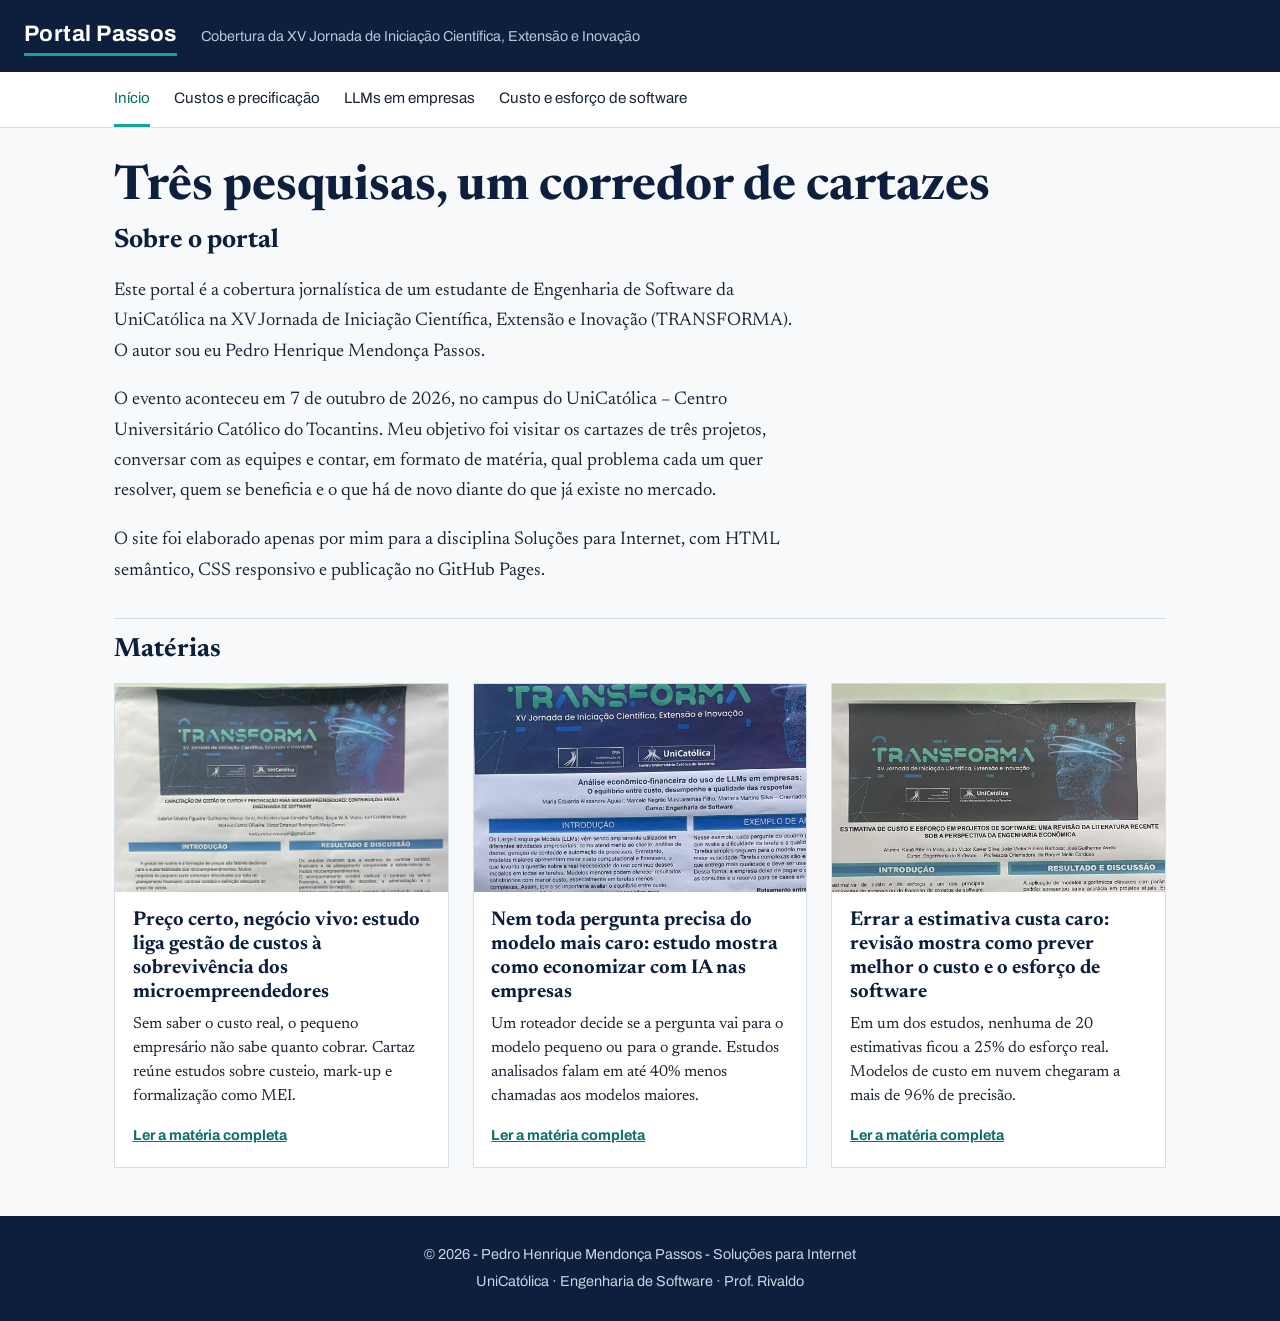
<file: index.html>
<!DOCTYPE html>
<html lang="pt-br">
<head>
<meta charset="UTF-8">
<meta name="viewport" content="width=device-width, initial-scale=1">
<title>Portal Passos – Início</title>
<link rel="preconnect" href="https://fonts.googleapis.com">
<link rel="preconnect" href="https://fonts.gstatic.com" crossorigin>
<link href="https://fonts.googleapis.com/css2?family=Archivo:wght@500;700&family=Newsreader:ital,opsz,wght@0,6..72,400;0,6..72,600;0,6..72,700;1,6..72,400&display=swap" rel="stylesheet">
<link href="css/style.css" rel="stylesheet">
</head>
<body>
<header class="topo">
<a class="marca" href="index.html">Portal Passos</a>
<p>Cobertura da XV Jornada de Iniciação Científica, Extensão e Inovação</p>
</header>
<nav aria-label="Menu principal"><ul class="menu"><li><a href="index.html" aria-current="page">Início</a></li><li><a href="projeto1.html">Custos e precificação</a></li><li><a href="projeto2.html">LLMs em empresas</a></li><li><a href="projeto3.html">Custo e esforço de software</a></li></ul></nav>
<main>
<h1 class="titulo-home">Três pesquisas, um corredor de cartazes</h1>
<section class="sobre">
<h2>Sobre o portal</h2>
<p>Este portal é a cobertura jornalística de um estudante de Engenharia de Software da UniCatólica na XV Jornada de Iniciação Científica, Extensão e Inovação (TRANSFORMA). O autor sou eu Pedro Henrique Mendonça Passos.</p>
<p>O evento aconteceu em 7 de outubro de 2026, no campus do UniCatólica – Centro Universitário Católico do Tocantins. Meu objetivo foi visitar os cartazes de três projetos, conversar com as equipes e contar, em formato de matéria, qual problema cada um quer resolver, quem se beneficia e o que há de novo diante do que já existe no mercado.</p>
<p>O site foi elaborado apenas por mim para a disciplina Soluções para Internet, com HTML semântico, CSS responsivo e publicação no GitHub Pages.</p>
</section>
<section>
<h2>Matérias</h2>
<div class="cards">
<article class="card"><a href="projeto1.html"><img src="img/projeto1-01.jpg" alt="Cartaz sobre gestão de custos e precificação exposto no evento TRANSFORMA" style="object-position:50% 8%"></a><div><h3>Preço certo, negócio vivo: estudo liga gestão de custos à sobrevivência dos microempreendedores</h3><p>Sem saber o custo real, o pequeno empresário não sabe quanto cobrar. Cartaz reúne estudos sobre custeio, mark-up e formalização como MEI.</p><a class="ler" href="projeto1.html">Ler a matéria completa</a></div></article>
<article class="card"><a href="projeto2.html"><img src="img/projeto2-01.jpg" alt="Cartaz sobre custo e qualidade de LLMs em empresas, com o banner do TRANSFORMA" style="object-position:50% 0%"></a><div><h3>Nem toda pergunta precisa do modelo mais caro: estudo mostra como economizar com IA nas empresas</h3><p>Um roteador decide se a pergunta vai para o modelo pequeno ou para o grande. Estudos analisados falam em até 40% menos chamadas aos modelos maiores.</p><a class="ler" href="projeto2.html">Ler a matéria completa</a></div></article>
<article class="card"><a href="projeto3.html"><img src="img/projeto3-02.jpg" alt="Parte superior do cartaz sobre estimativa de custo e esforço, com o banner do TRANSFORMA" style="object-position:50% 11%"></a><div><h3>Errar a estimativa custa caro: revisão mostra como prever melhor o custo e o esforço de software</h3><p>Em um dos estudos, nenhuma de 20 estimativas ficou a 25% do esforço real. Modelos de custo em nuvem chegaram a mais de 96% de precisão.</p><a class="ler" href="projeto3.html">Ler a matéria completa</a></div></article>
</div>
</section>
</main>
<footer>
<p>&copy; 2026 - Pedro Henrique Mendonça Passos - Soluções para Internet</p>
<p>UniCatólica · Engenharia de Software · Prof. Rivaldo</p>
</footer>
</body>
</html>
</file>
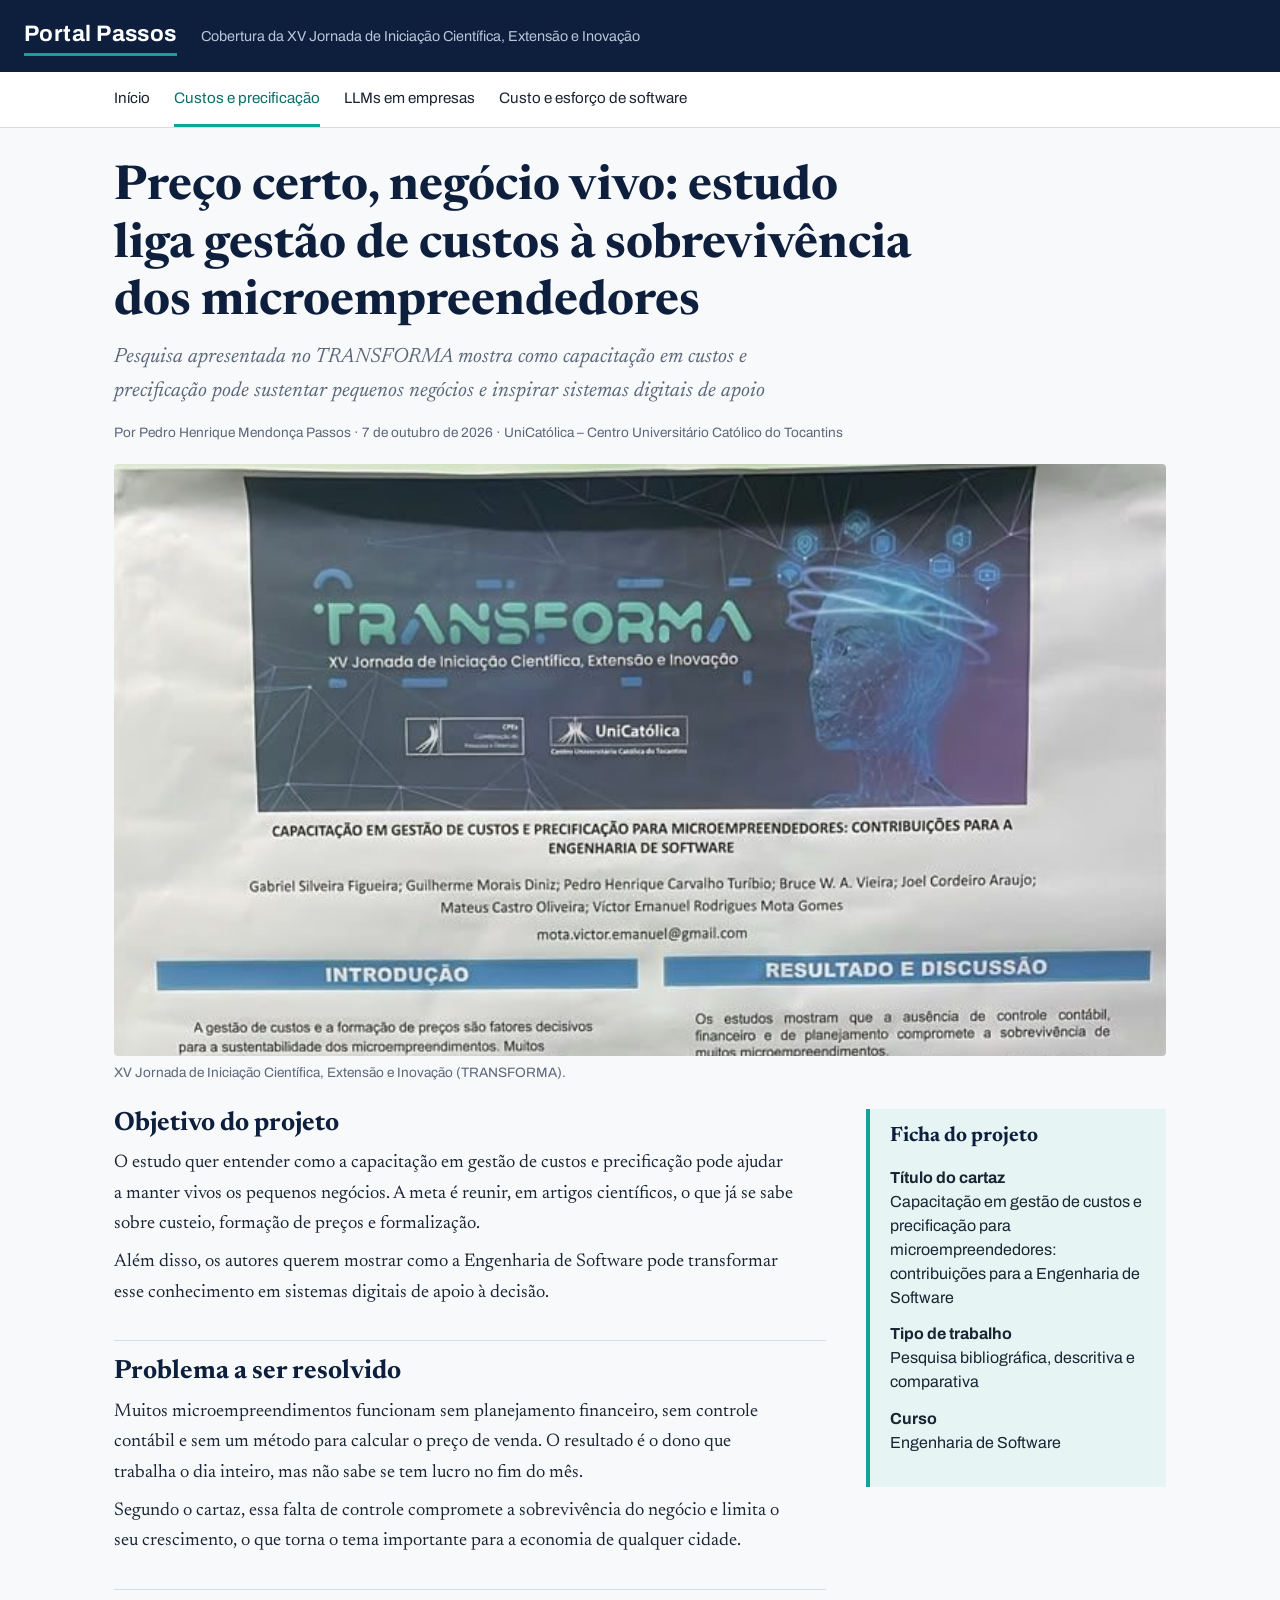
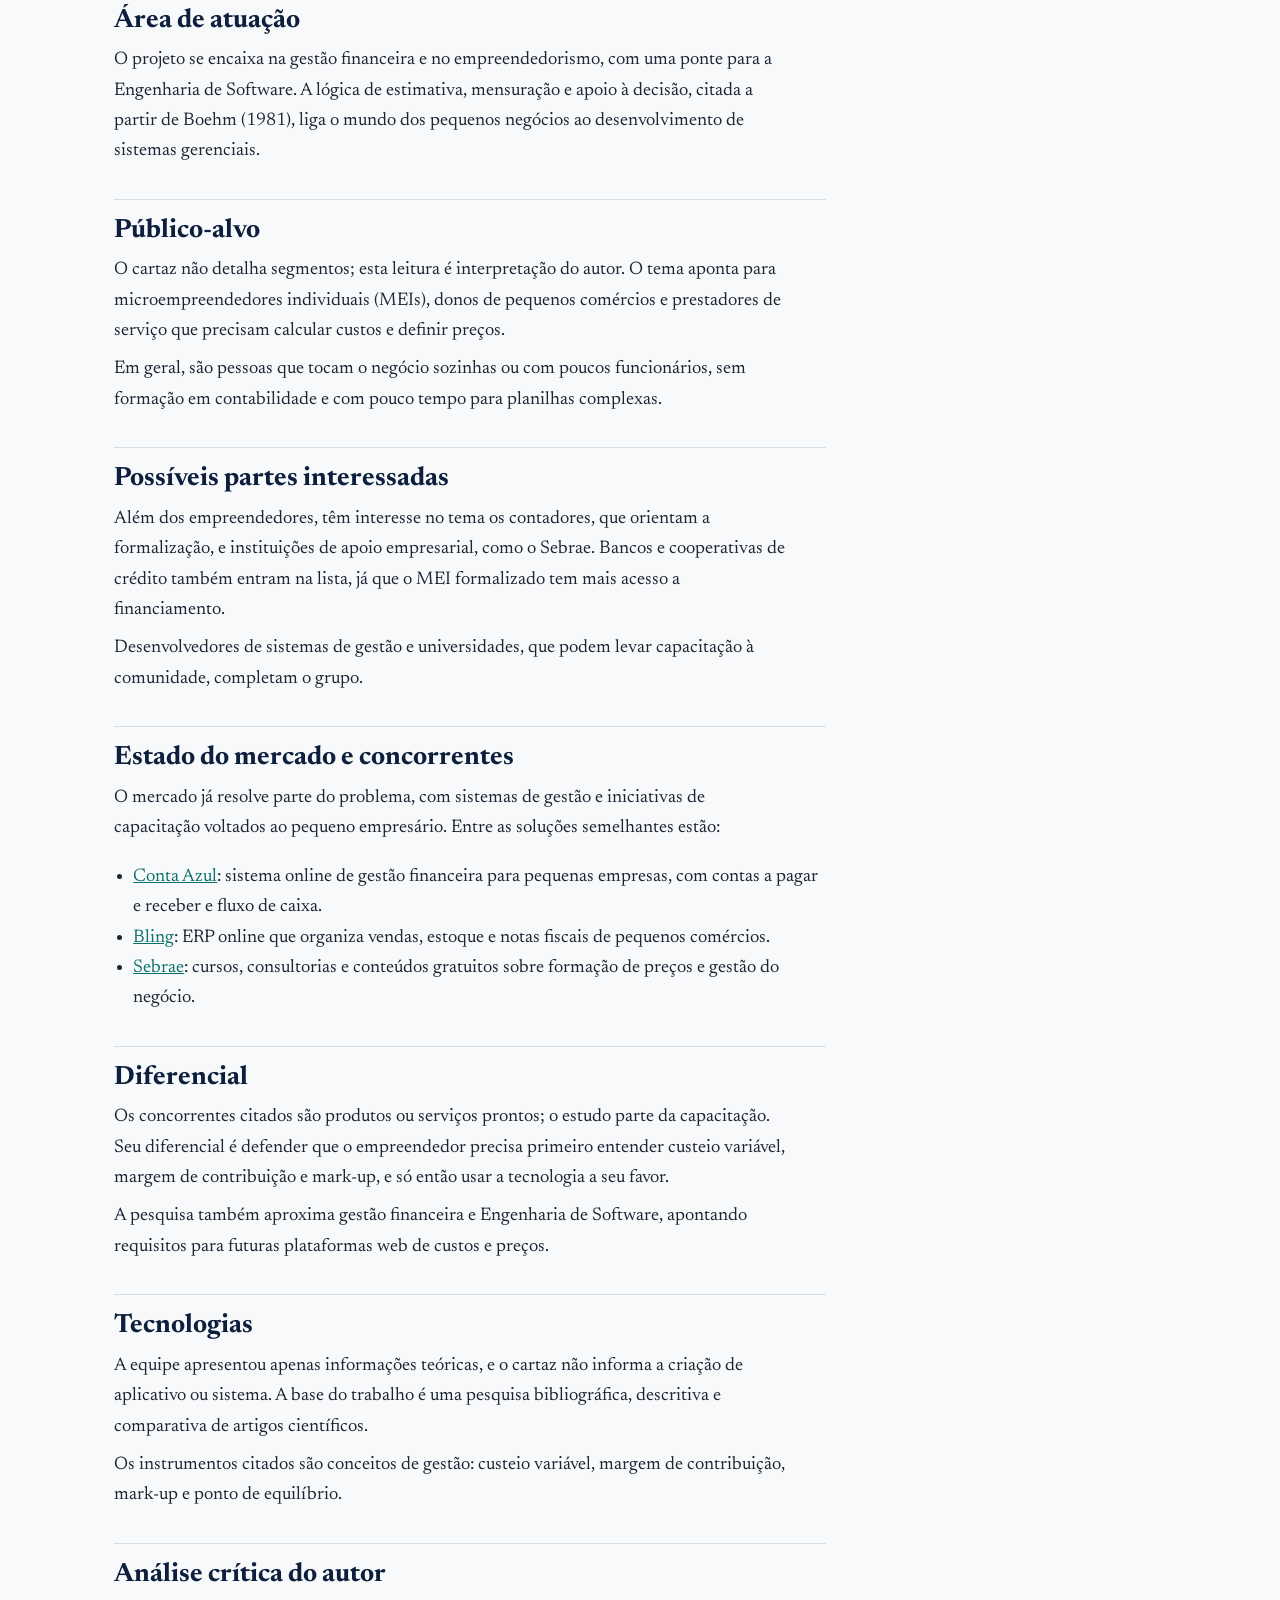
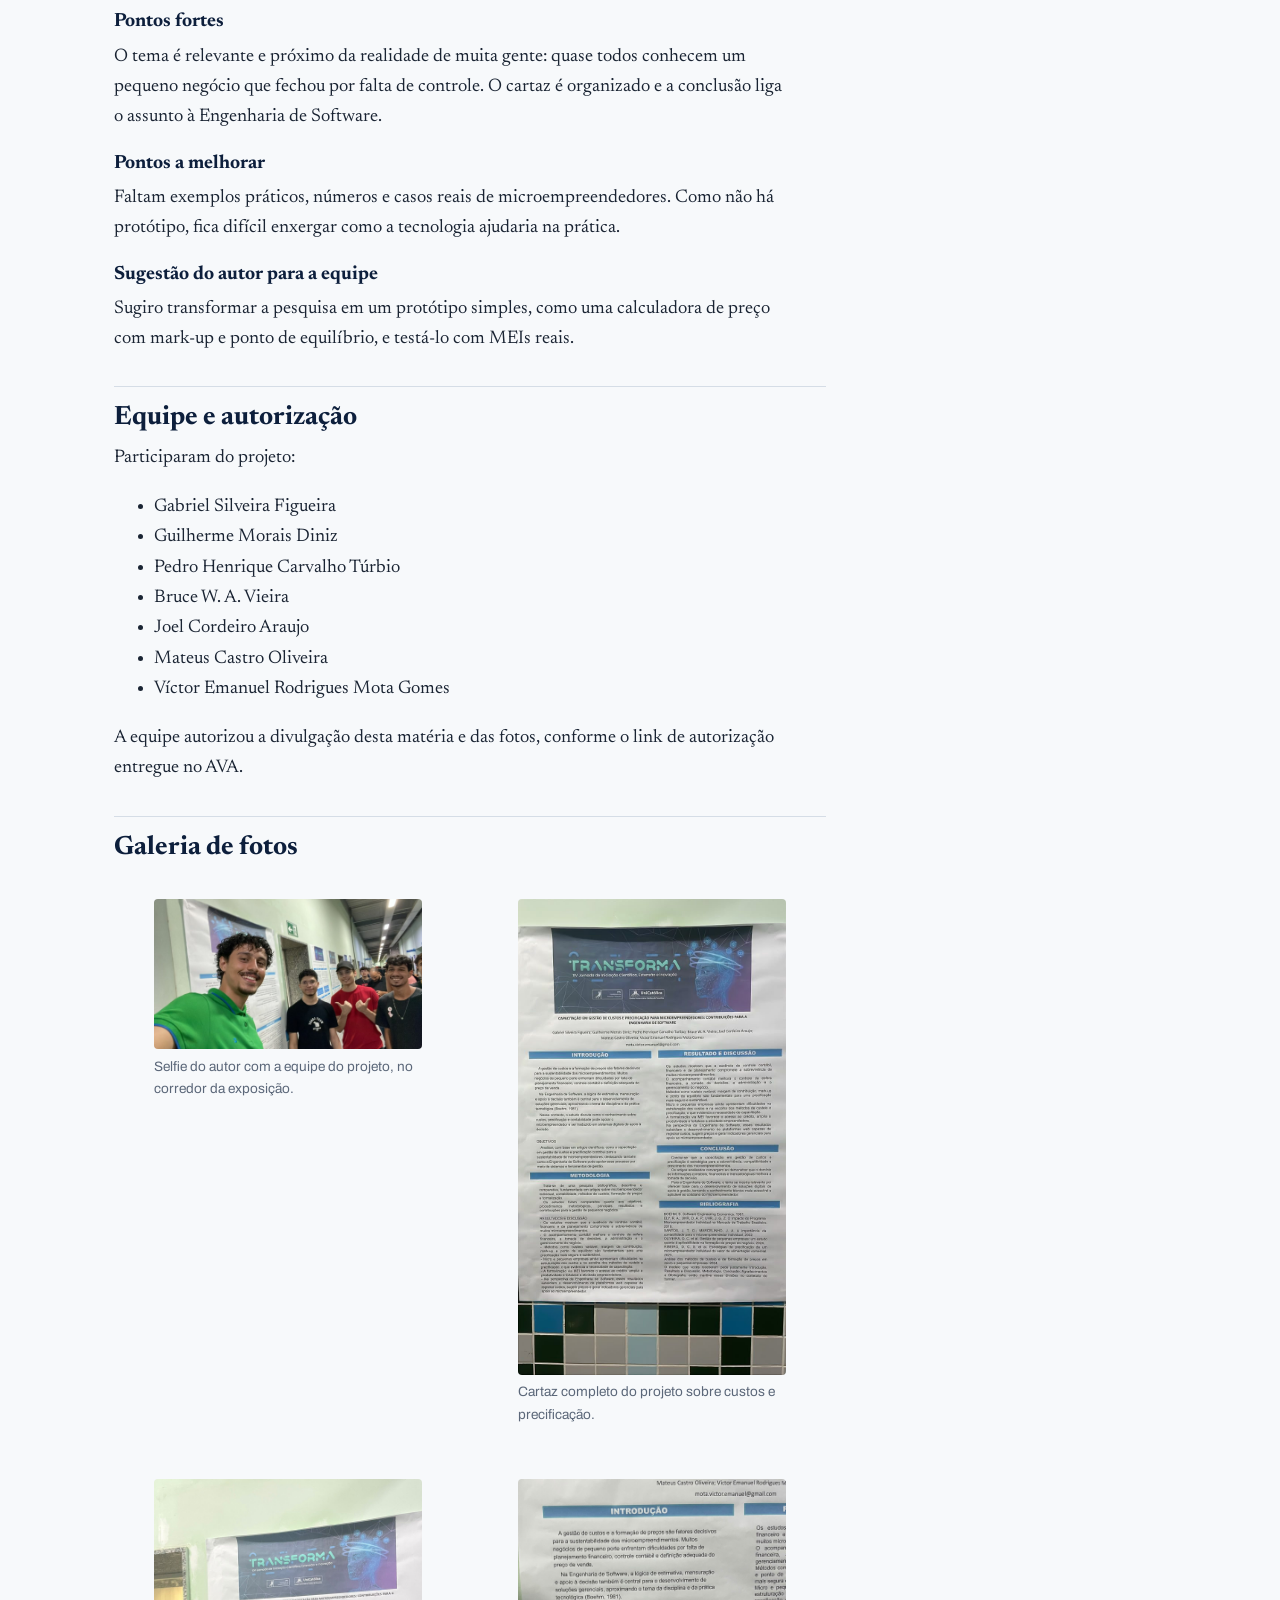
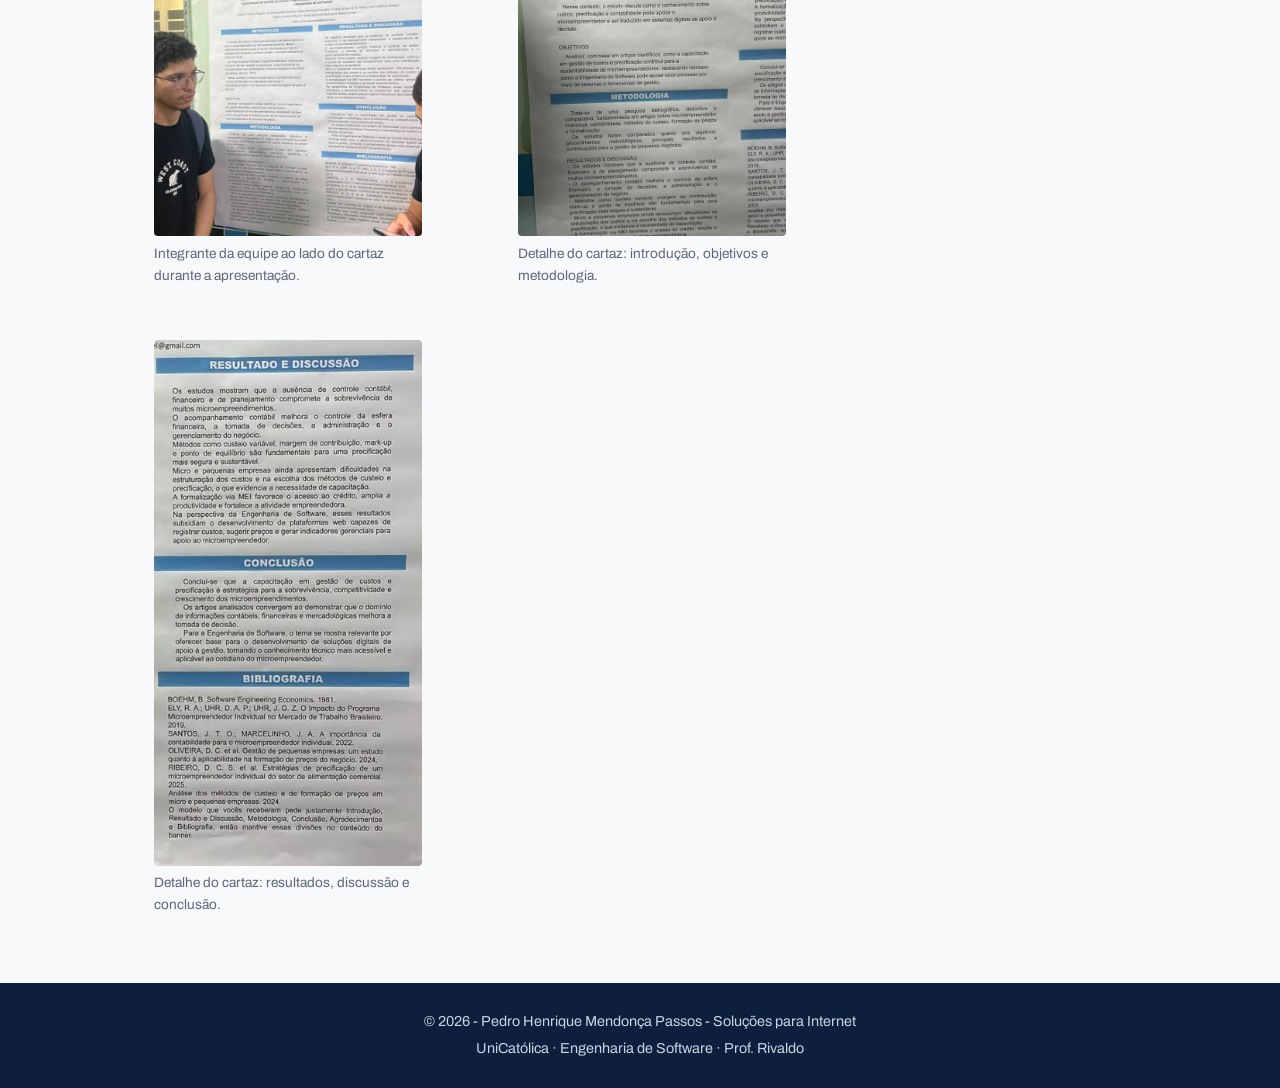
<file: projeto1.html>
<!DOCTYPE html>
<html lang="pt-br">
<head>
<meta charset="UTF-8">
<meta name="viewport" content="width=device-width, initial-scale=1">
<title>Preço certo, negócio vivo: estudo liga gestão de custos à so – Portal Transforma</title>
<link rel="preconnect" href="https://fonts.googleapis.com">
<link rel="preconnect" href="https://fonts.gstatic.com" crossorigin>
<link href="https://fonts.googleapis.com/css2?family=Archivo:wght@500;700&family=Newsreader:ital,opsz,wght@0,6..72,400;0,6..72,600;0,6..72,700;1,6..72,400&display=swap" rel="stylesheet">
<link href="css/style.css" rel="stylesheet">
</head>
<body>
<header class="topo">
<a class="marca" href="index.html">Portal Passos</a>
<p>Cobertura da XV Jornada de Iniciação Científica, Extensão e Inovação</p>
</header>
<nav aria-label="Menu principal"><ul class="menu"><li><a href="index.html">Início</a></li><li><a href="projeto1.html" aria-current="page">Custos e precificação</a></li><li><a href="projeto2.html">LLMs em empresas</a></li><li><a href="projeto3.html">Custo e esforço de software</a></li></ul></nav>
<main>
<article class="materia">
<header class="cabecalho-materia">
<h1>Preço certo, negócio vivo: estudo liga gestão de custos à sobrevivência dos microempreendedores</h1>
<p class="fina">Pesquisa apresentada no TRANSFORMA mostra como capacitação em custos e precificação pode sustentar pequenos negócios e inspirar sistemas digitais de apoio</p>
<p class="autoria">Por Pedro Henrique Mendonça Passos · <time>7 de outubro de 2026</time> · UniCatólica – Centro Universitário Católico do Tocantins</p>
</header>
<figure class="capa"><img src="img/projeto1-01.jpg" alt="Cartaz sobre gestão de custos e precificação exposto no evento TRANSFORMA" style="object-position:50% 8%"><figcaption>XV Jornada de Iniciação Científica, Extensão e Inovação (TRANSFORMA).</figcaption></figure>
<div class="colunas">
<div class="texto">
<section>
<h2>Objetivo do projeto</h2>
<p>O estudo quer entender como a capacitação em gestão de custos e precificação pode ajudar a manter vivos os pequenos negócios. A meta é reunir, em artigos científicos, o que já se sabe sobre custeio, formação de preços e formalização.</p><p>Além disso, os autores querem mostrar como a Engenharia de Software pode transformar esse conhecimento em sistemas digitais de apoio à decisão.</p>
</section>
<section>
<h2>Problema a ser resolvido</h2>
<p>Muitos microempreendimentos funcionam sem planejamento financeiro, sem controle contábil e sem um método para calcular o preço de venda. O resultado é o dono que trabalha o dia inteiro, mas não sabe se tem lucro no fim do mês.</p><p>Segundo o cartaz, essa falta de controle compromete a sobrevivência do negócio e limita o seu crescimento, o que torna o tema importante para a economia de qualquer cidade.</p>
</section>
<section>
<h2>Área de atuação</h2>
<p>O projeto se encaixa na gestão financeira e no empreendedorismo, com uma ponte para a Engenharia de Software. A lógica de estimativa, mensuração e apoio à decisão, citada a partir de Boehm (1981), liga o mundo dos pequenos negócios ao desenvolvimento de sistemas gerenciais.</p>
</section>
<section>
<h2>Público-alvo</h2>
<p>O cartaz não detalha segmentos; esta leitura é interpretação do autor. O tema aponta para microempreendedores individuais (MEIs), donos de pequenos comércios e prestadores de serviço que precisam calcular custos e definir preços.</p><p>Em geral, são pessoas que tocam o negócio sozinhas ou com poucos funcionários, sem formação em contabilidade e com pouco tempo para planilhas complexas.</p>
</section>
<section>
<h2>Possíveis partes interessadas</h2>
<p>Além dos empreendedores, têm interesse no tema os contadores, que orientam a formalização, e instituições de apoio empresarial, como o Sebrae. Bancos e cooperativas de crédito também entram na lista, já que o MEI formalizado tem mais acesso a financiamento.</p><p>Desenvolvedores de sistemas de gestão e universidades, que podem levar capacitação à comunidade, completam o grupo.</p>
</section>
<section>
<h2>Estado do mercado e concorrentes</h2>
<p>O mercado já resolve parte do problema, com sistemas de gestão e iniciativas de capacitação voltados ao pequeno empresário. Entre as soluções semelhantes estão:</p><ul class="conc"><li><a href="https://contaazul.com" target="_blank" rel="noopener">Conta Azul</a>: sistema online de gestão financeira para pequenas empresas, com contas a pagar e receber e fluxo de caixa.</li><li><a href="https://www.bling.com.br" target="_blank" rel="noopener">Bling</a>: ERP online que organiza vendas, estoque e notas fiscais de pequenos comércios.</li><li><a href="https://www.sebrae.com.br" target="_blank" rel="noopener">Sebrae</a>: cursos, consultorias e conteúdos gratuitos sobre formação de preços e gestão do negócio.</li></ul>
</section>
<section>
<h2>Diferencial</h2>
<p>Os concorrentes citados são produtos ou serviços prontos; o estudo parte da capacitação. Seu diferencial é defender que o empreendedor precisa primeiro entender custeio variável, margem de contribuição e mark-up, e só então usar a tecnologia a seu favor.</p><p>A pesquisa também aproxima gestão financeira e Engenharia de Software, apontando requisitos para futuras plataformas web de custos e preços.</p>
</section>
<section>
<h2>Tecnologias</h2>
<p>A equipe apresentou apenas informações teóricas, e o cartaz não informa a criação de aplicativo ou sistema. A base do trabalho é uma pesquisa bibliográfica, descritiva e comparativa de artigos científicos.</p><p>Os instrumentos citados são conceitos de gestão: custeio variável, margem de contribuição, mark-up e ponto de equilíbrio.</p>
</section>
<section>
<h2>Análise crítica do autor</h2>
<h3>Pontos fortes</h3><p>O tema é relevante e próximo da realidade de muita gente: quase todos conhecem um pequeno negócio que fechou por falta de controle. O cartaz é organizado e a conclusão liga o assunto à Engenharia de Software.</p><h3>Pontos a melhorar</h3><p>Faltam exemplos práticos, números e casos reais de microempreendedores. Como não há protótipo, fica difícil enxergar como a tecnologia ajudaria na prática.</p><h3>Sugestão do autor para a equipe</h3><p>Sugiro transformar a pesquisa em um protótipo simples, como uma calculadora de preço com mark-up e ponto de equilíbrio, e testá-lo com MEIs reais.</p>
</section>
<section>
<h2>Equipe e autorização</h2>
<p>Participaram do projeto:</p><ul><li>Gabriel Silveira Figueira</li><li>Guilherme Morais Diniz</li><li>Pedro Henrique Carvalho Túrbio</li><li>Bruce W. A. Vieira</li><li>Joel Cordeiro Araujo</li><li>Mateus Castro Oliveira</li><li>Víctor Emanuel Rodrigues Mota Gomes</li></ul><p>A equipe autorizou a divulgação desta matéria e das fotos, conforme o link de autorização entregue no AVA.</p>
</section>
<section>
<h2>Galeria de fotos</h2>
<div class="galeria"><figure><img src="img/projeto1-02.jpg" alt="Selfie do autor com integrantes da equipe, no corredor dos cartazes" loading="lazy"><figcaption>Selfie do autor com a equipe do projeto, no corredor da exposição.</figcaption></figure><figure><img src="img/projeto1-01.jpg" alt="Cartaz completo do projeto 1 na parede" loading="lazy"><figcaption>Cartaz completo do projeto sobre custos e precificação.</figcaption></figure><figure><img src="img/projeto1-03.jpg" alt="Integrante da equipe ao lado do cartaz" loading="lazy"><figcaption>Integrante da equipe ao lado do cartaz durante a apresentação.</figcaption></figure><figure><img src="img/projeto1-04.jpg" alt="Seções Introdução, Objetivos e Metodologia do cartaz" loading="lazy"><figcaption>Detalhe do cartaz: introdução, objetivos e metodologia.</figcaption></figure><figure><img src="img/projeto1-05.jpg" alt="Seções de resultados e conclusão do cartaz" loading="lazy"><figcaption>Detalhe do cartaz: resultados, discussão e conclusão.</figcaption></figure></div>
</section>
</div>
<aside class="ficha"><h2>Ficha do projeto</h2><dl><dt>Título do cartaz</dt><dd>Capacitação em gestão de custos e precificação para microempreendedores: contribuições para a Engenharia de Software</dd><dt>Tipo de trabalho</dt><dd>Pesquisa bibliográfica, descritiva e comparativa</dd><dt>Curso</dt><dd>Engenharia de Software</dd></dl></aside>
</div>
</article>
</main>
<footer>
<p>&copy; 2026 - Pedro Henrique Mendonça Passos - Soluções para Internet</p>
<p>UniCatólica · Engenharia de Software · Prof. Rivaldo</p>
</footer>
</body>
</html>
</file>
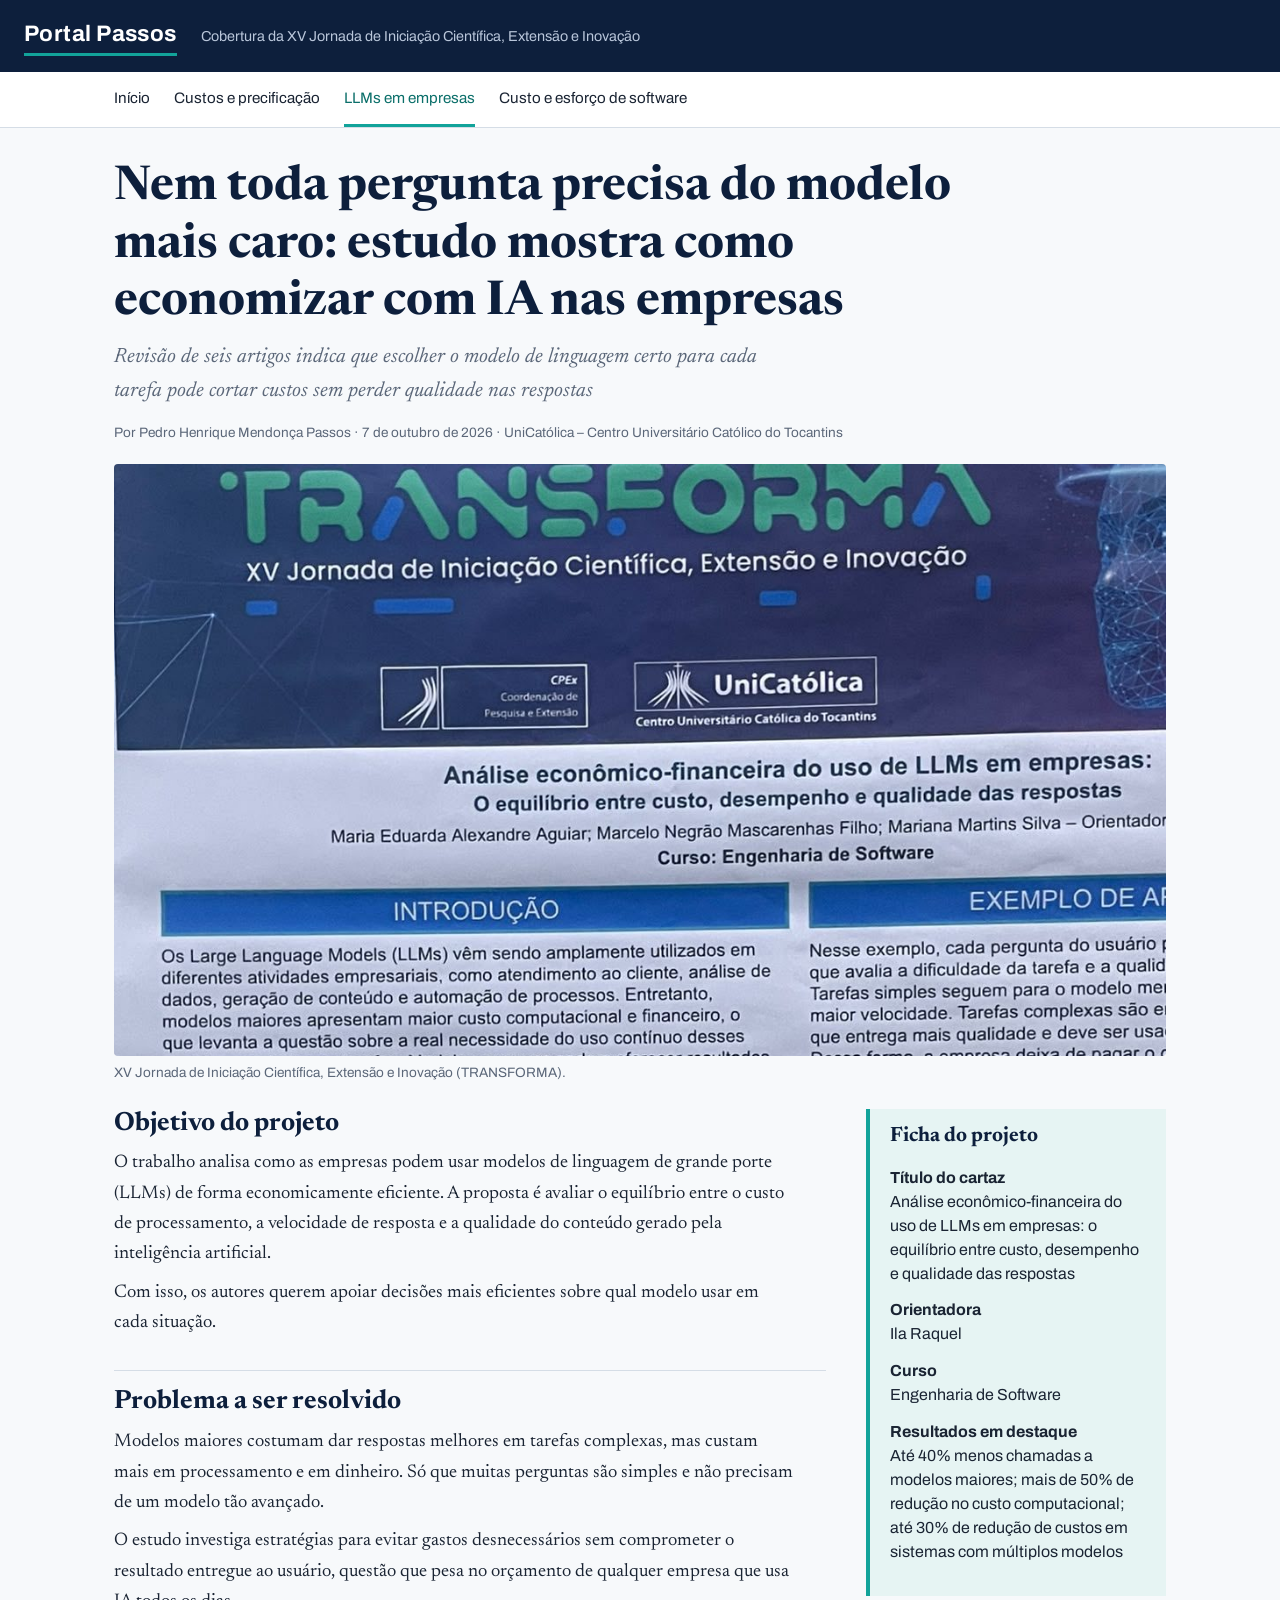
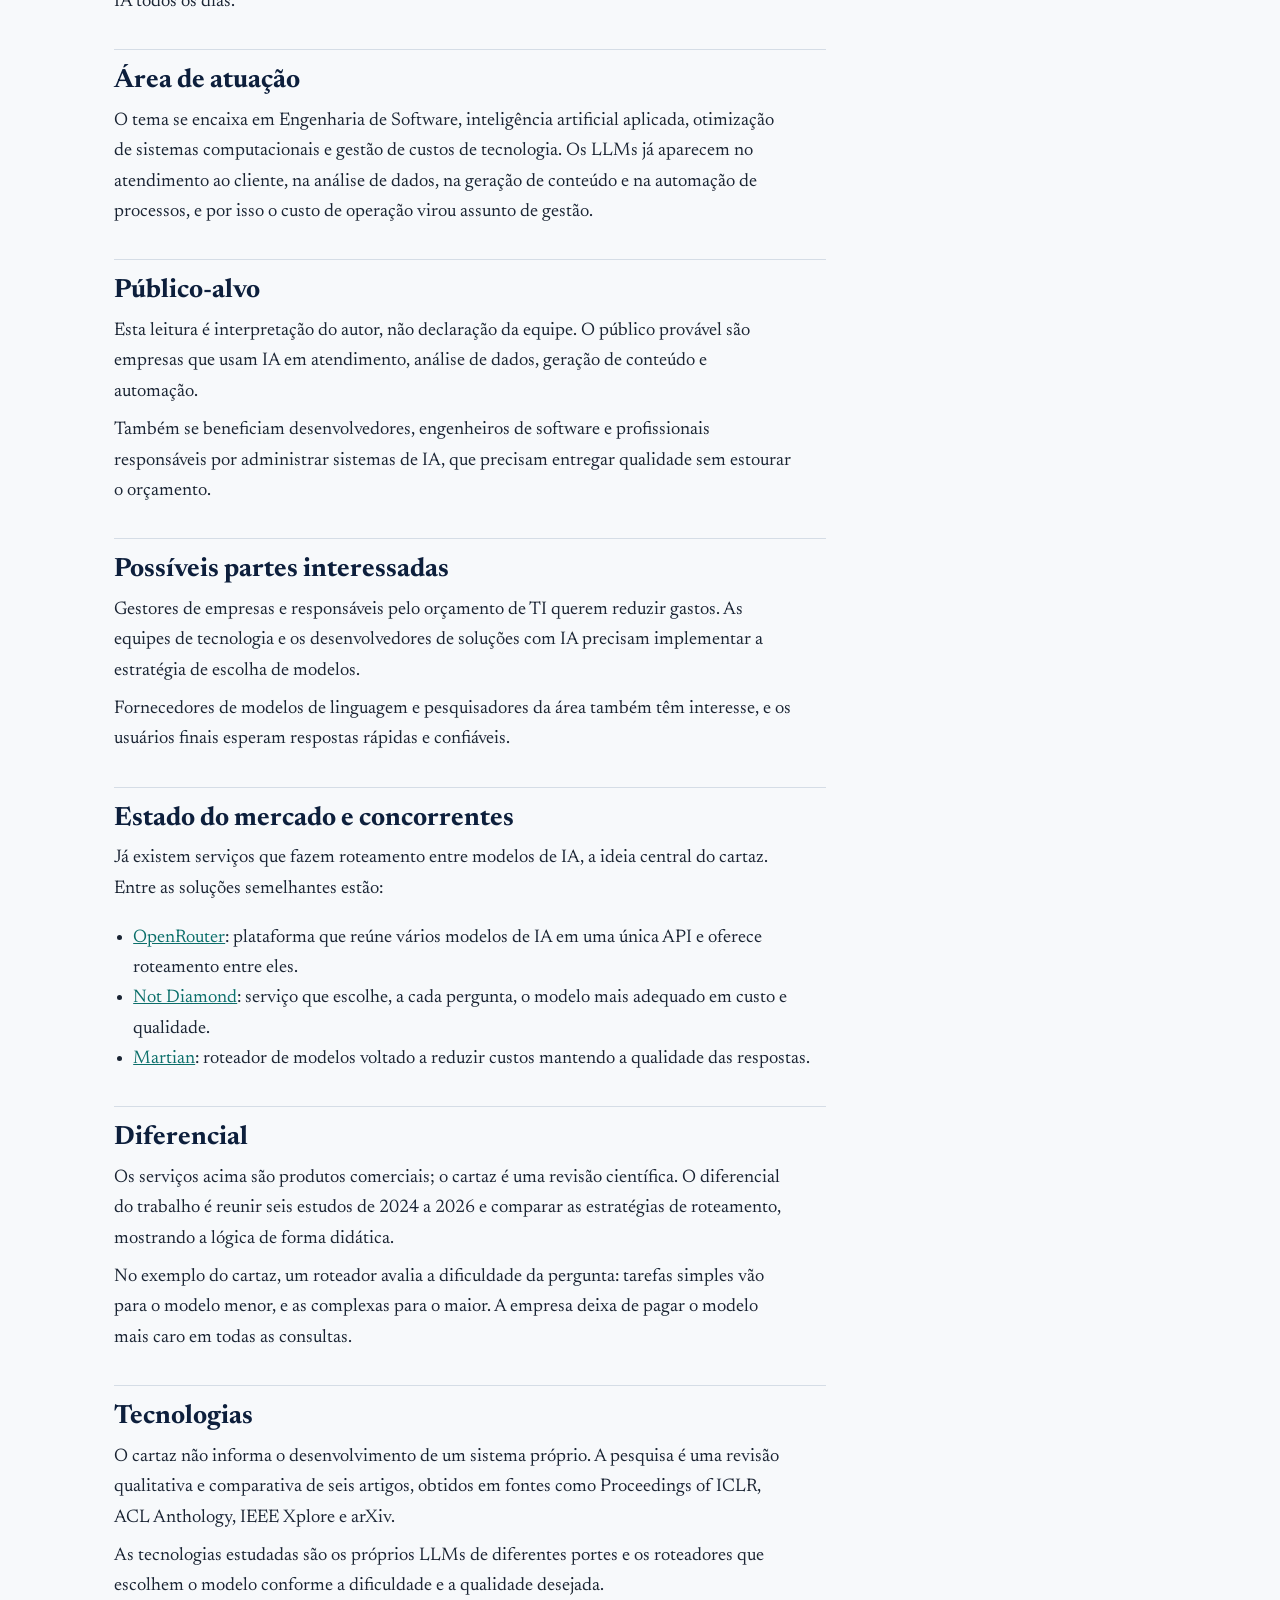
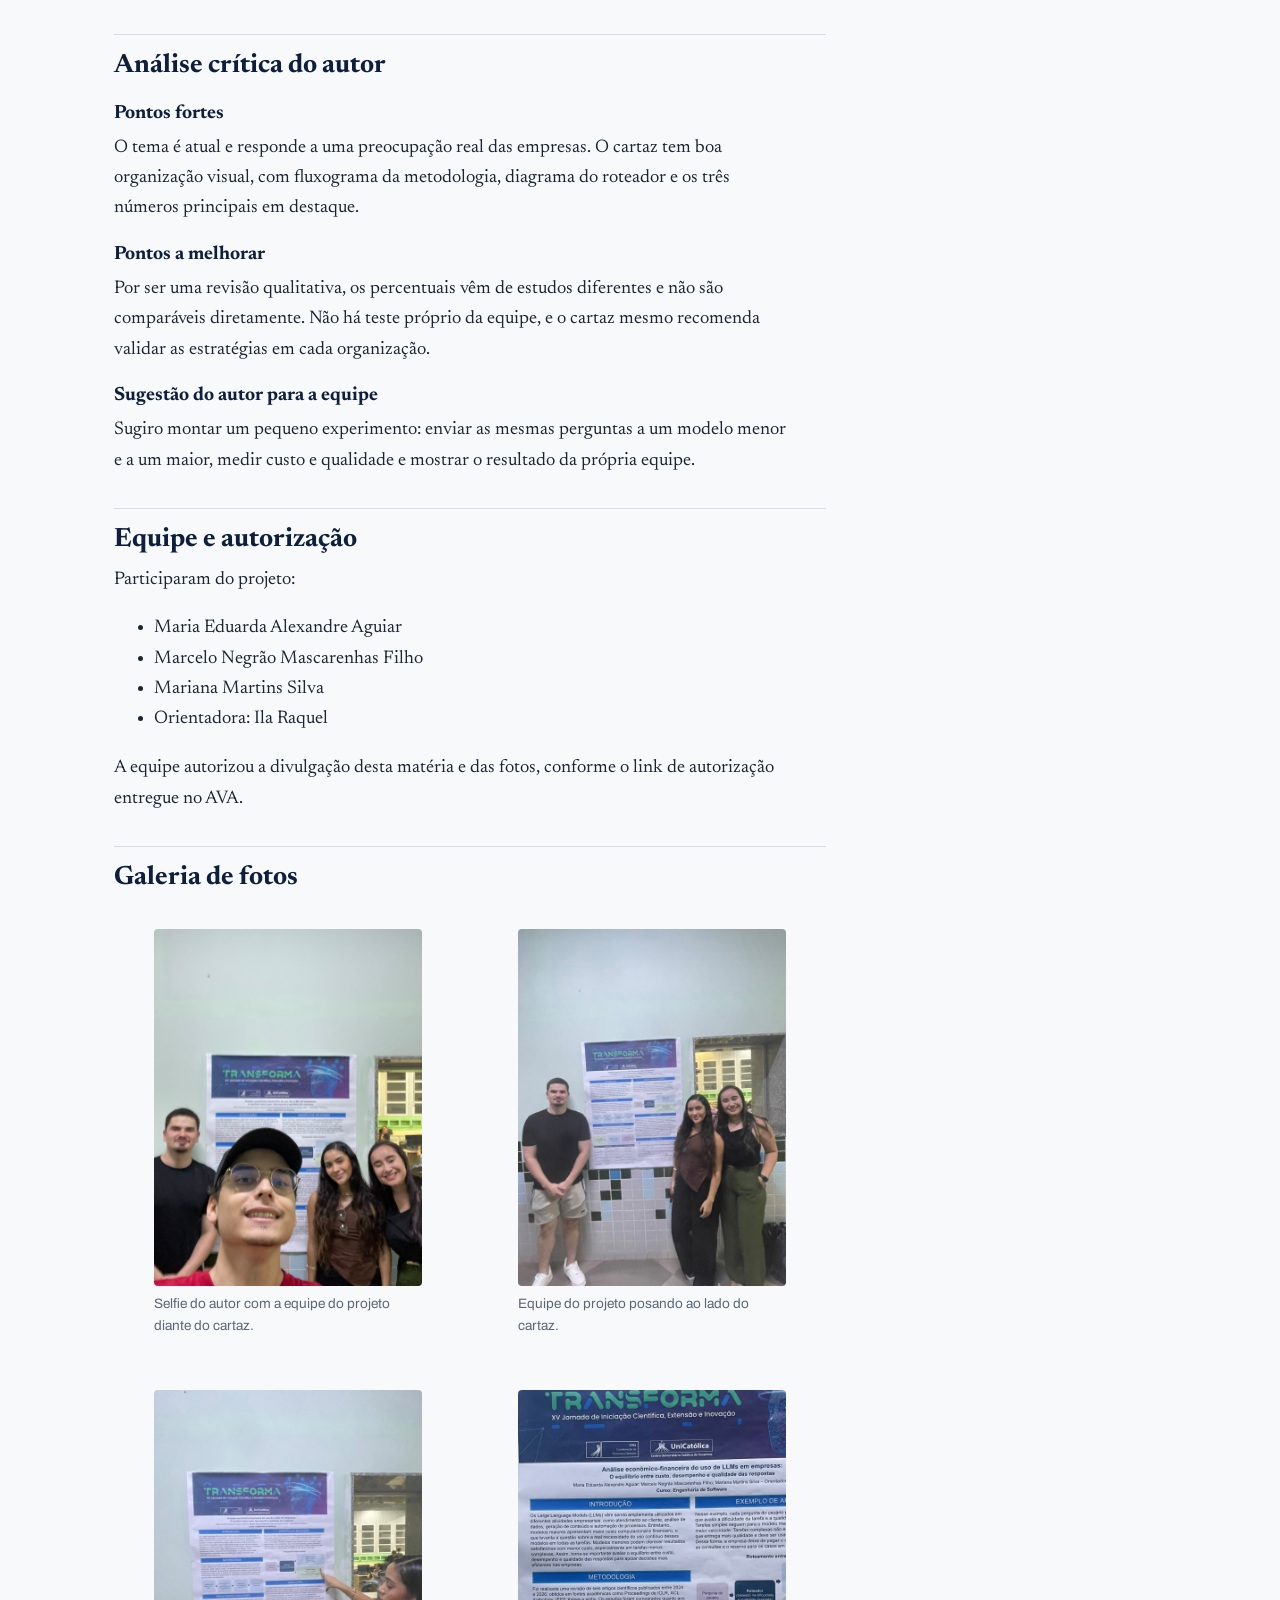
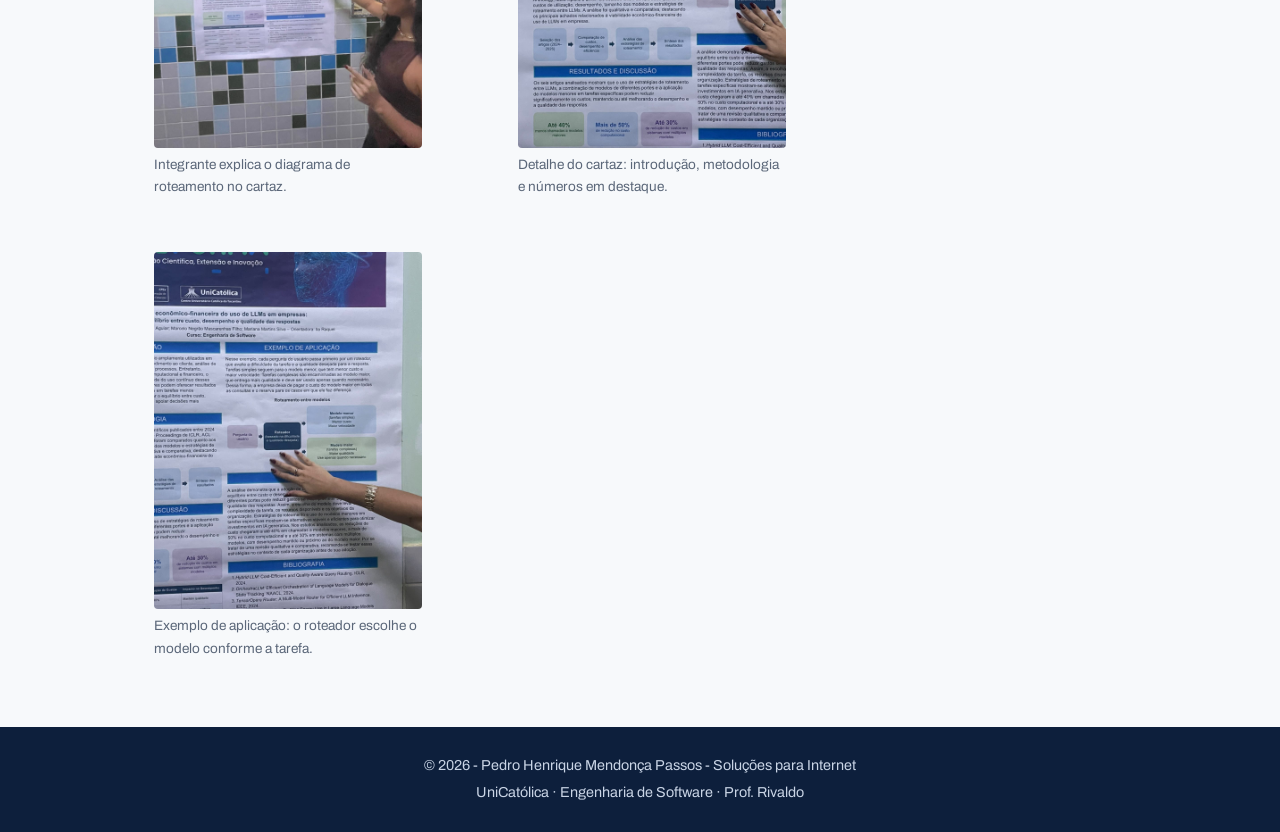
<file: projeto2.html>
<!DOCTYPE html>
<html lang="pt-br">
<head>
<meta charset="UTF-8">
<meta name="viewport" content="width=device-width, initial-scale=1">
<title>Nem toda pergunta precisa do modelo mais caro: estudo mostra – Portal Transforma</title>
<link rel="preconnect" href="https://fonts.googleapis.com">
<link rel="preconnect" href="https://fonts.gstatic.com" crossorigin>
<link href="https://fonts.googleapis.com/css2?family=Archivo:wght@500;700&family=Newsreader:ital,opsz,wght@0,6..72,400;0,6..72,600;0,6..72,700;1,6..72,400&display=swap" rel="stylesheet">
<link href="css/style.css" rel="stylesheet">
</head>
<body>
<header class="topo">
<a class="marca" href="index.html">Portal Passos</a>
<p>Cobertura da XV Jornada de Iniciação Científica, Extensão e Inovação</p>
</header>
<nav aria-label="Menu principal"><ul class="menu"><li><a href="index.html">Início</a></li><li><a href="projeto1.html">Custos e precificação</a></li><li><a href="projeto2.html" aria-current="page">LLMs em empresas</a></li><li><a href="projeto3.html">Custo e esforço de software</a></li></ul></nav>
<main>
<article class="materia">
<header class="cabecalho-materia">
<h1>Nem toda pergunta precisa do modelo mais caro: estudo mostra como economizar com IA nas empresas</h1>
<p class="fina">Revisão de seis artigos indica que escolher o modelo de linguagem certo para cada tarefa pode cortar custos sem perder qualidade nas respostas</p>
<p class="autoria">Por Pedro Henrique Mendonça Passos · <time>7 de outubro de 2026</time> · UniCatólica – Centro Universitário Católico do Tocantins</p>
</header>
<figure class="capa"><img src="img/projeto2-01.jpg" alt="Cartaz sobre custo e qualidade de LLMs em empresas, com o banner do TRANSFORMA" style="object-position:50% 0%"><figcaption>XV Jornada de Iniciação Científica, Extensão e Inovação (TRANSFORMA).</figcaption></figure>
<div class="colunas">
<div class="texto">
<section>
<h2>Objetivo do projeto</h2>
<p>O trabalho analisa como as empresas podem usar modelos de linguagem de grande porte (LLMs) de forma economicamente eficiente. A proposta é avaliar o equilíbrio entre o custo de processamento, a velocidade de resposta e a qualidade do conteúdo gerado pela inteligência artificial.</p><p>Com isso, os autores querem apoiar decisões mais eficientes sobre qual modelo usar em cada situação.</p>
</section>
<section>
<h2>Problema a ser resolvido</h2>
<p>Modelos maiores costumam dar respostas melhores em tarefas complexas, mas custam mais em processamento e em dinheiro. Só que muitas perguntas são simples e não precisam de um modelo tão avançado.</p><p>O estudo investiga estratégias para evitar gastos desnecessários sem comprometer o resultado entregue ao usuário, questão que pesa no orçamento de qualquer empresa que usa IA todos os dias.</p>
</section>
<section>
<h2>Área de atuação</h2>
<p>O tema se encaixa em Engenharia de Software, inteligência artificial aplicada, otimização de sistemas computacionais e gestão de custos de tecnologia. Os LLMs já aparecem no atendimento ao cliente, na análise de dados, na geração de conteúdo e na automação de processos, e por isso o custo de operação virou assunto de gestão.</p>
</section>
<section>
<h2>Público-alvo</h2>
<p>Esta leitura é interpretação do autor, não declaração da equipe. O público provável são empresas que usam IA em atendimento, análise de dados, geração de conteúdo e automação.</p><p>Também se beneficiam desenvolvedores, engenheiros de software e profissionais responsáveis por administrar sistemas de IA, que precisam entregar qualidade sem estourar o orçamento.</p>
</section>
<section>
<h2>Possíveis partes interessadas</h2>
<p>Gestores de empresas e responsáveis pelo orçamento de TI querem reduzir gastos. As equipes de tecnologia e os desenvolvedores de soluções com IA precisam implementar a estratégia de escolha de modelos.</p><p>Fornecedores de modelos de linguagem e pesquisadores da área também têm interesse, e os usuários finais esperam respostas rápidas e confiáveis.</p>
</section>
<section>
<h2>Estado do mercado e concorrentes</h2>
<p>Já existem serviços que fazem roteamento entre modelos de IA, a ideia central do cartaz. Entre as soluções semelhantes estão:</p><ul class="conc"><li><a href="https://openrouter.ai" target="_blank" rel="noopener">OpenRouter</a>: plataforma que reúne vários modelos de IA em uma única API e oferece roteamento entre eles.</li><li><a href="https://www.notdiamond.ai" target="_blank" rel="noopener">Not Diamond</a>: serviço que escolhe, a cada pergunta, o modelo mais adequado em custo e qualidade.</li><li><a href="https://withmartian.com" target="_blank" rel="noopener">Martian</a>: roteador de modelos voltado a reduzir custos mantendo a qualidade das respostas.</li></ul>
</section>
<section>
<h2>Diferencial</h2>
<p>Os serviços acima são produtos comerciais; o cartaz é uma revisão científica. O diferencial do trabalho é reunir seis estudos de 2024 a 2026 e comparar as estratégias de roteamento, mostrando a lógica de forma didática.</p><p>No exemplo do cartaz, um roteador avalia a dificuldade da pergunta: tarefas simples vão para o modelo menor, e as complexas para o maior. A empresa deixa de pagar o modelo mais caro em todas as consultas.</p>
</section>
<section>
<h2>Tecnologias</h2>
<p>O cartaz não informa o desenvolvimento de um sistema próprio. A pesquisa é uma revisão qualitativa e comparativa de seis artigos, obtidos em fontes como Proceedings of ICLR, ACL Anthology, IEEE Xplore e arXiv.</p><p>As tecnologias estudadas são os próprios LLMs de diferentes portes e os roteadores que escolhem o modelo conforme a dificuldade e a qualidade desejada.</p>
</section>
<section>
<h2>Análise crítica do autor</h2>
<h3>Pontos fortes</h3><p>O tema é atual e responde a uma preocupação real das empresas. O cartaz tem boa organização visual, com fluxograma da metodologia, diagrama do roteador e os três números principais em destaque.</p><h3>Pontos a melhorar</h3><p>Por ser uma revisão qualitativa, os percentuais vêm de estudos diferentes e não são comparáveis diretamente. Não há teste próprio da equipe, e o cartaz mesmo recomenda validar as estratégias em cada organização.</p><h3>Sugestão do autor para a equipe</h3><p>Sugiro montar um pequeno experimento: enviar as mesmas perguntas a um modelo menor e a um maior, medir custo e qualidade e mostrar o resultado da própria equipe.</p>
</section>
<section>
<h2>Equipe e autorização</h2>
<p>Participaram do projeto:</p><ul><li>Maria Eduarda Alexandre Aguiar</li><li>Marcelo Negrão Mascarenhas Filho</li><li>Mariana Martins Silva</li><li>Orientadora: Ila Raquel</li></ul><p>A equipe autorizou a divulgação desta matéria e das fotos, conforme o link de autorização entregue no AVA.</p>
</section>
<section>
<h2>Galeria de fotos</h2>
<div class="galeria"><figure><img src="img/projeto2-03.jpg" alt="Selfie do autor com integrantes da equipe diante do cartaz" loading="lazy"><figcaption>Selfie do autor com a equipe do projeto diante do cartaz.</figcaption></figure><figure><img src="img/projeto2-04.jpg" alt="Três integrantes da equipe ao lado do cartaz" loading="lazy"><figcaption>Equipe do projeto posando ao lado do cartaz.</figcaption></figure><figure><img src="img/projeto2-05.jpg" alt="Integrante apontando o diagrama do cartaz durante a explicação" loading="lazy"><figcaption>Integrante explica o diagrama de roteamento no cartaz.</figcaption></figure><figure><img src="img/projeto2-01.jpg" alt="Detalhe do cartaz com introdução, metodologia e resultados" loading="lazy"><figcaption>Detalhe do cartaz: introdução, metodologia e números em destaque.</figcaption></figure><figure><img src="img/projeto2-02.jpg" alt="Diagrama de roteamento entre modelos menor e maior" loading="lazy"><figcaption>Exemplo de aplicação: o roteador escolhe o modelo conforme a tarefa.</figcaption></figure></div>
</section>
</div>
<aside class="ficha"><h2>Ficha do projeto</h2><dl><dt>Título do cartaz</dt><dd>Análise econômico-financeira do uso de LLMs em empresas: o equilíbrio entre custo, desempenho e qualidade das respostas</dd><dt>Orientadora</dt><dd>Ila Raquel</dd><dt>Curso</dt><dd>Engenharia de Software</dd><dt>Resultados em destaque</dt><dd>Até 40% menos chamadas a modelos maiores; mais de 50% de redução no custo computacional; até 30% de redução de custos em sistemas com múltiplos modelos</dd></dl></aside>
</div>
</article>
</main>
<footer>
<p>&copy; 2026 - Pedro Henrique Mendonça Passos - Soluções para Internet</p>
<p>UniCatólica · Engenharia de Software · Prof. Rivaldo</p>
</footer>
</body>
</html>
</file>
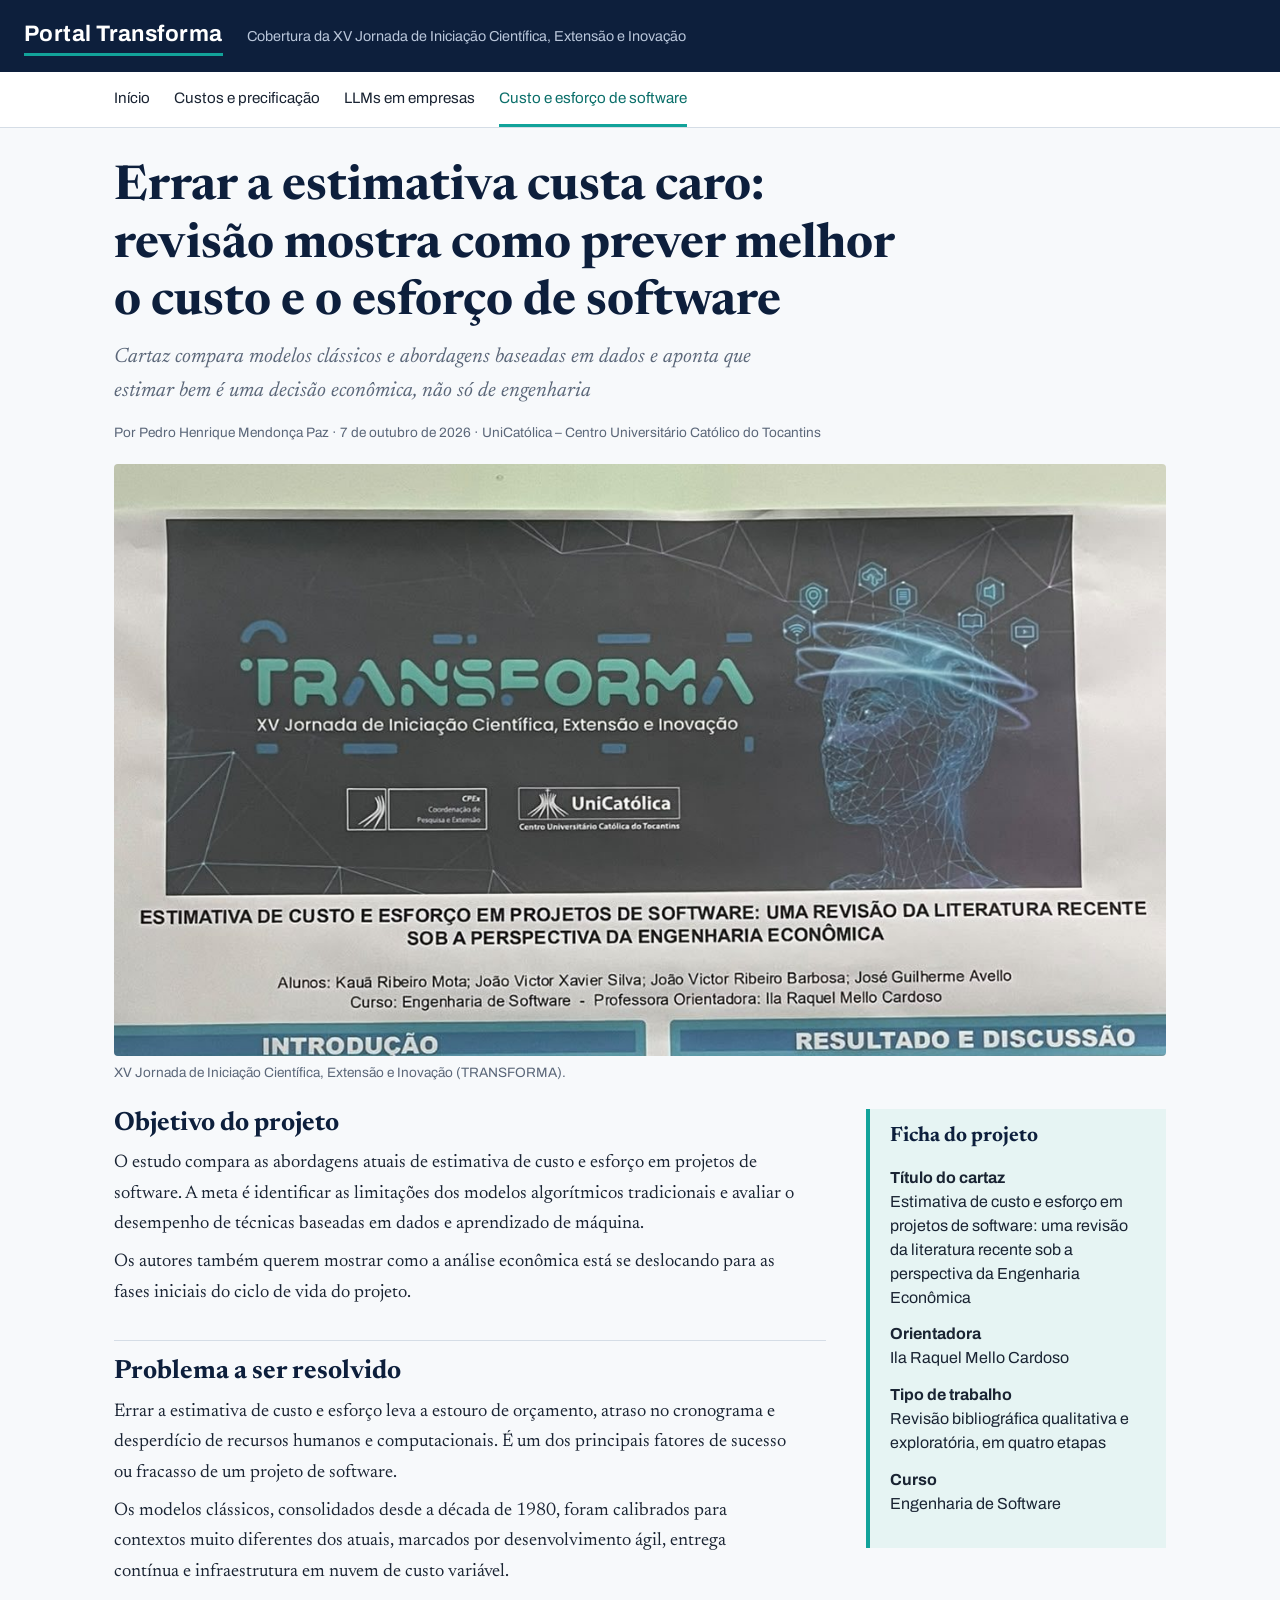
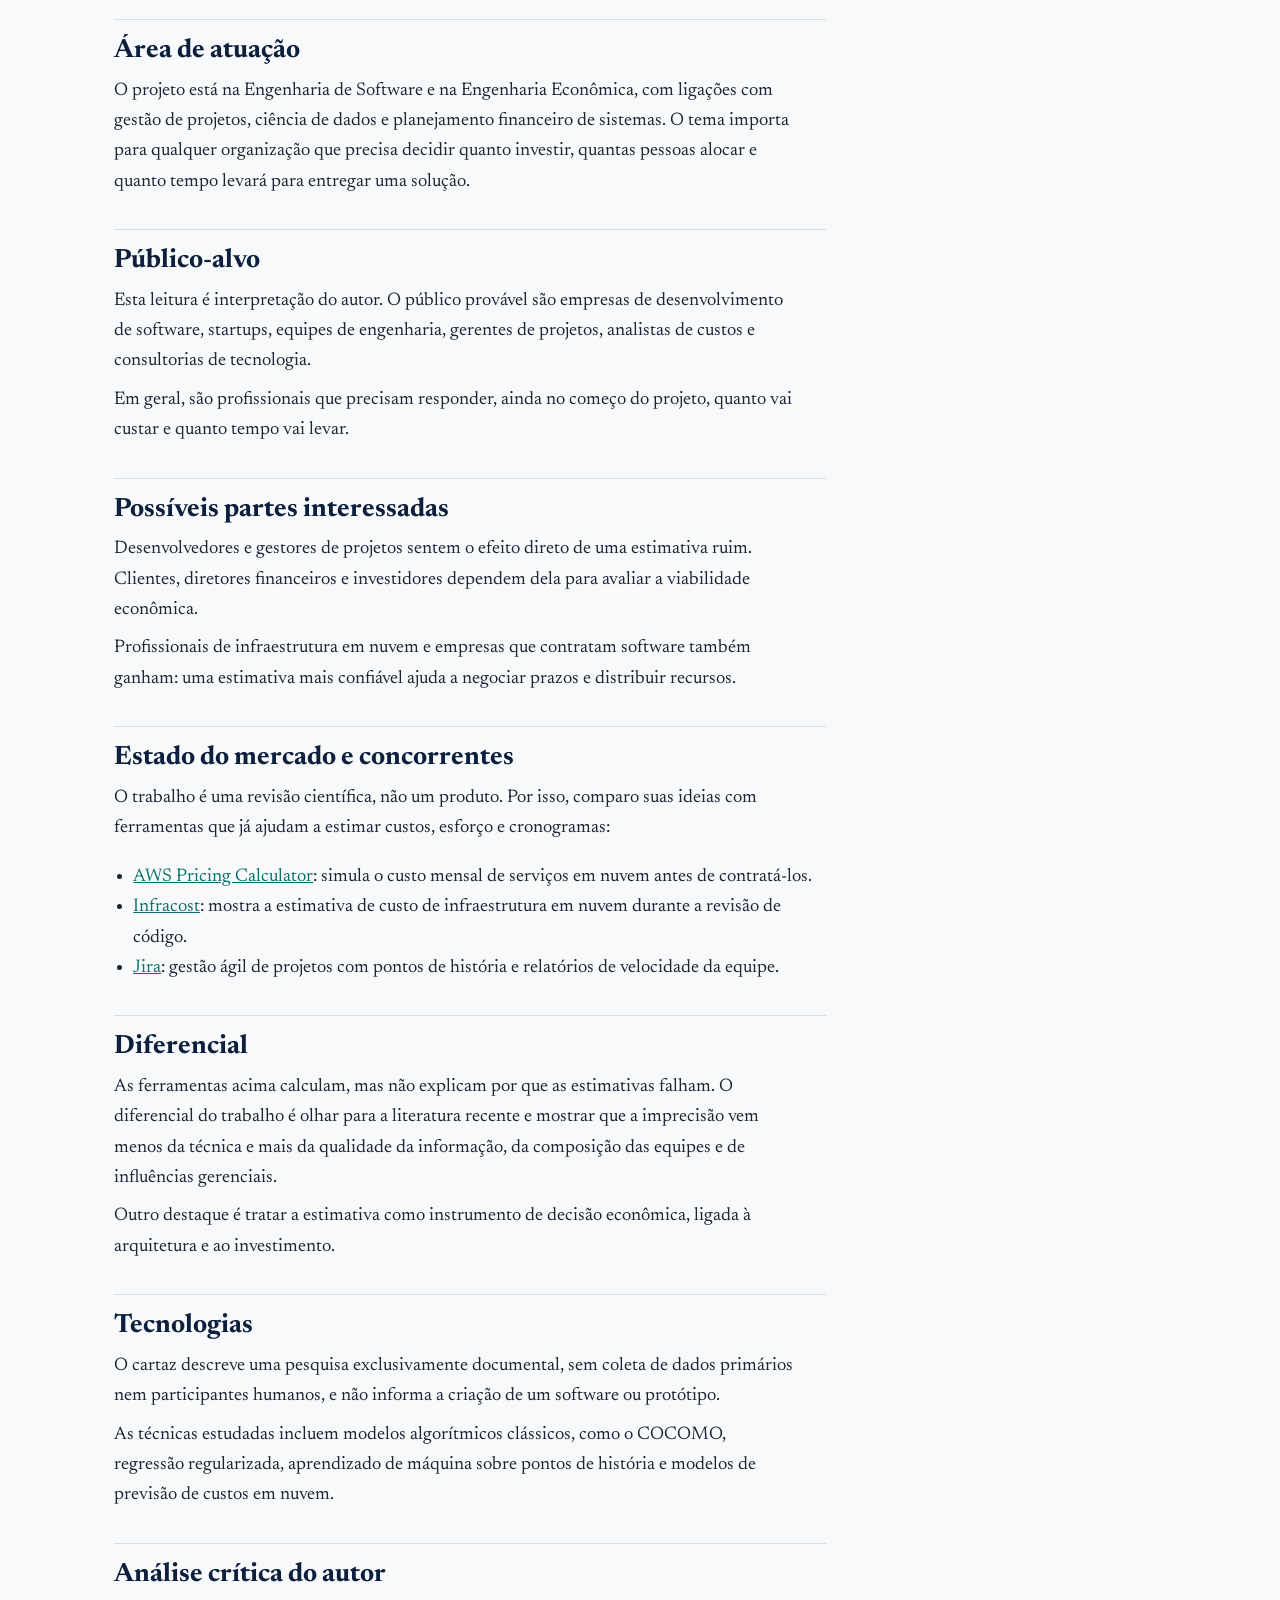
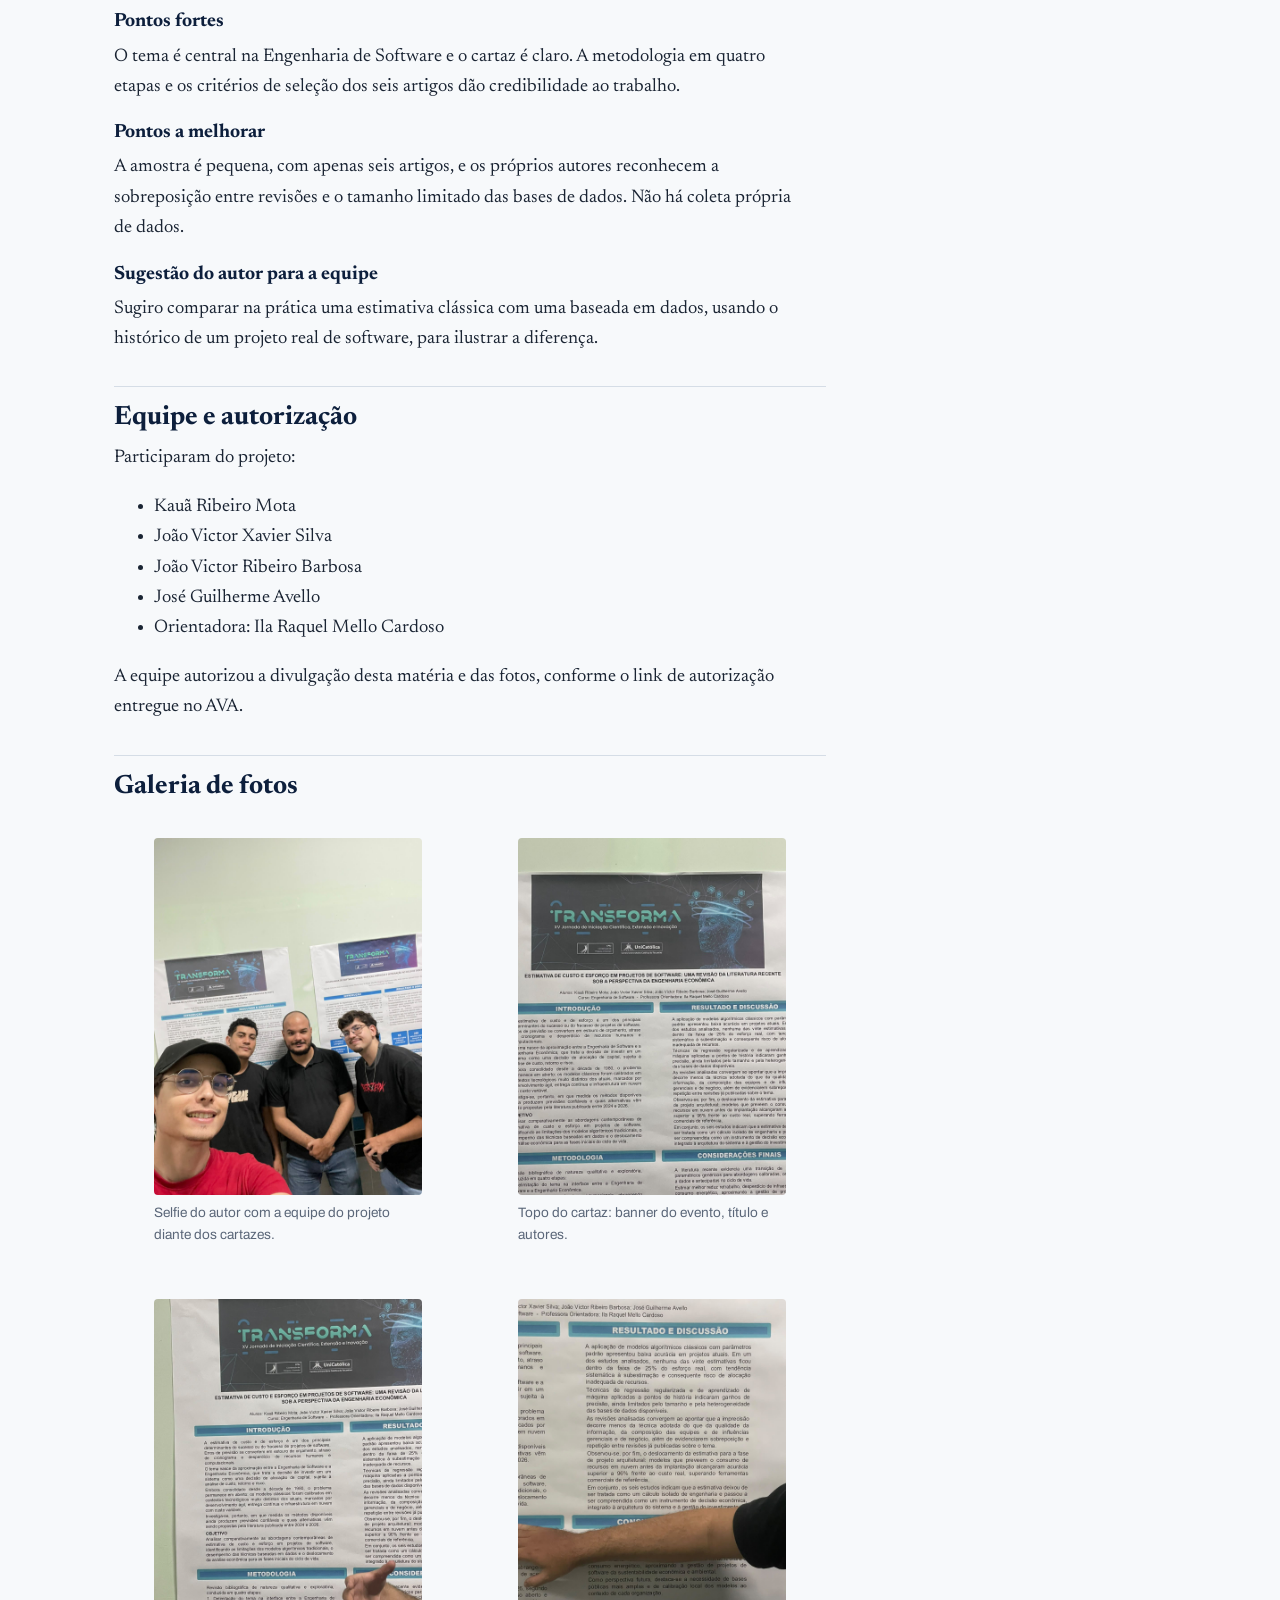
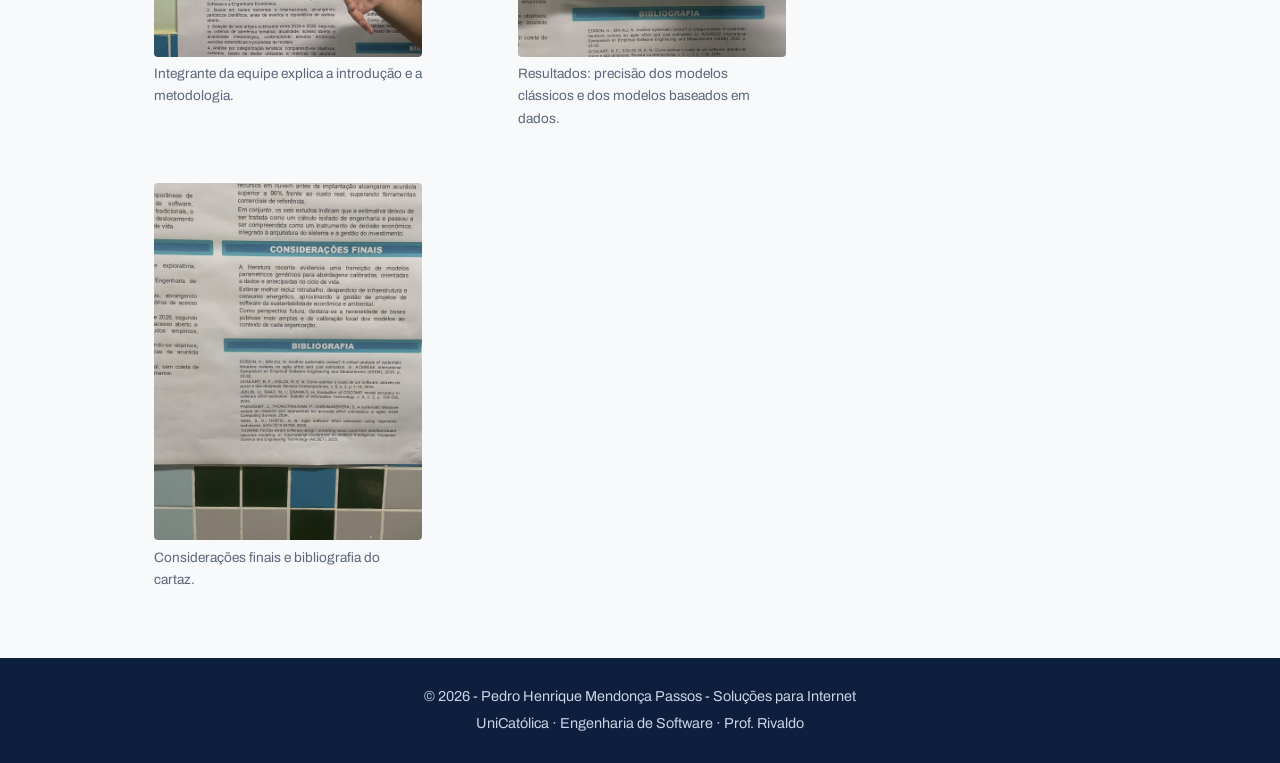
<file: projeto3.html>
<!DOCTYPE html>
<html lang="pt-br">
<head>
<meta charset="UTF-8">
<meta name="viewport" content="width=device-width, initial-scale=1">
<title>Errar a estimativa custa caro: revisão mostra como prever me – Portal Transforma</title>
<link rel="preconnect" href="https://fonts.googleapis.com">
<link rel="preconnect" href="https://fonts.gstatic.com" crossorigin>
<link href="https://fonts.googleapis.com/css2?family=Archivo:wght@500;700&family=Newsreader:ital,opsz,wght@0,6..72,400;0,6..72,600;0,6..72,700;1,6..72,400&display=swap" rel="stylesheet">
<link href="css/style.css" rel="stylesheet">
</head>
<body>
<header class="topo">
<a class="marca" href="index.html">Portal Transforma</a>
<p>Cobertura da XV Jornada de Iniciação Científica, Extensão e Inovação</p>
</header>
<nav aria-label="Menu principal"><ul class="menu"><li><a href="index.html">Início</a></li><li><a href="projeto1.html">Custos e precificação</a></li><li><a href="projeto2.html">LLMs em empresas</a></li><li><a href="projeto3.html" aria-current="page">Custo e esforço de software</a></li></ul></nav>
<main>
<article class="materia">
<header class="cabecalho-materia">
<h1>Errar a estimativa custa caro: revisão mostra como prever melhor o custo e o esforço de software</h1>
<p class="fina">Cartaz compara modelos clássicos e abordagens baseadas em dados e aponta que estimar bem é uma decisão econômica, não só de engenharia</p>
<p class="autoria">Por Pedro Henrique Mendonça Paz · <time>7 de outubro de 2026</time> · UniCatólica – Centro Universitário Católico do Tocantins</p>
</header>
<figure class="capa"><img src="img/projeto3-02.jpg" alt="Parte superior do cartaz sobre estimativa de custo e esforço, com o banner do TRANSFORMA" style="object-position:50% 11%"><figcaption>XV Jornada de Iniciação Científica, Extensão e Inovação (TRANSFORMA).</figcaption></figure>
<div class="colunas">
<div class="texto">
<section>
<h2>Objetivo do projeto</h2>
<p>O estudo compara as abordagens atuais de estimativa de custo e esforço em projetos de software. A meta é identificar as limitações dos modelos algorítmicos tradicionais e avaliar o desempenho de técnicas baseadas em dados e aprendizado de máquina.</p><p>Os autores também querem mostrar como a análise econômica está se deslocando para as fases iniciais do ciclo de vida do projeto.</p>
</section>
<section>
<h2>Problema a ser resolvido</h2>
<p>Errar a estimativa de custo e esforço leva a estouro de orçamento, atraso no cronograma e desperdício de recursos humanos e computacionais. É um dos principais fatores de sucesso ou fracasso de um projeto de software.</p><p>Os modelos clássicos, consolidados desde a década de 1980, foram calibrados para contextos muito diferentes dos atuais, marcados por desenvolvimento ágil, entrega contínua e infraestrutura em nuvem de custo variável.</p>
</section>
<section>
<h2>Área de atuação</h2>
<p>O projeto está na Engenharia de Software e na Engenharia Econômica, com ligações com gestão de projetos, ciência de dados e planejamento financeiro de sistemas. O tema importa para qualquer organização que precisa decidir quanto investir, quantas pessoas alocar e quanto tempo levará para entregar uma solução.</p>
</section>
<section>
<h2>Público-alvo</h2>
<p>Esta leitura é interpretação do autor. O público provável são empresas de desenvolvimento de software, startups, equipes de engenharia, gerentes de projetos, analistas de custos e consultorias de tecnologia.</p><p>Em geral, são profissionais que precisam responder, ainda no começo do projeto, quanto vai custar e quanto tempo vai levar.</p>
</section>
<section>
<h2>Possíveis partes interessadas</h2>
<p>Desenvolvedores e gestores de projetos sentem o efeito direto de uma estimativa ruim. Clientes, diretores financeiros e investidores dependem dela para avaliar a viabilidade econômica.</p><p>Profissionais de infraestrutura em nuvem e empresas que contratam software também ganham: uma estimativa mais confiável ajuda a negociar prazos e distribuir recursos.</p>
</section>
<section>
<h2>Estado do mercado e concorrentes</h2>
<p>O trabalho é uma revisão científica, não um produto. Por isso, comparo suas ideias com ferramentas que já ajudam a estimar custos, esforço e cronogramas:</p><ul class="conc"><li><a href="https://calculator.aws" target="_blank" rel="noopener">AWS Pricing Calculator</a>: simula o custo mensal de serviços em nuvem antes de contratá-los.</li><li><a href="https://www.infracost.io" target="_blank" rel="noopener">Infracost</a>: mostra a estimativa de custo de infraestrutura em nuvem durante a revisão de código.</li><li><a href="https://www.atlassian.com/software/jira" target="_blank" rel="noopener">Jira</a>: gestão ágil de projetos com pontos de história e relatórios de velocidade da equipe.</li></ul>
</section>
<section>
<h2>Diferencial</h2>
<p>As ferramentas acima calculam, mas não explicam por que as estimativas falham. O diferencial do trabalho é olhar para a literatura recente e mostrar que a imprecisão vem menos da técnica e mais da qualidade da informação, da composição das equipes e de influências gerenciais.</p><p>Outro destaque é tratar a estimativa como instrumento de decisão econômica, ligada à arquitetura e ao investimento.</p>
</section>
<section>
<h2>Tecnologias</h2>
<p>O cartaz descreve uma pesquisa exclusivamente documental, sem coleta de dados primários nem participantes humanos, e não informa a criação de um software ou protótipo.</p><p>As técnicas estudadas incluem modelos algorítmicos clássicos, como o COCOMO, regressão regularizada, aprendizado de máquina sobre pontos de história e modelos de previsão de custos em nuvem.</p>
</section>
<section>
<h2>Análise crítica do autor</h2>
<h3>Pontos fortes</h3><p>O tema é central na Engenharia de Software e o cartaz é claro. A metodologia em quatro etapas e os critérios de seleção dos seis artigos dão credibilidade ao trabalho.</p><h3>Pontos a melhorar</h3><p>A amostra é pequena, com apenas seis artigos, e os próprios autores reconhecem a sobreposição entre revisões e o tamanho limitado das bases de dados. Não há coleta própria de dados.</p><h3>Sugestão do autor para a equipe</h3><p>Sugiro comparar na prática uma estimativa clássica com uma baseada em dados, usando o histórico de um projeto real de software, para ilustrar a diferença.</p>
</section>
<section>
<h2>Equipe e autorização</h2>
<p>Participaram do projeto:</p><ul><li>Kauã Ribeiro Mota</li><li>João Victor Xavier Silva</li><li>João Victor Ribeiro Barbosa</li><li>José Guilherme Avello</li><li>Orientadora: Ila Raquel Mello Cardoso</li></ul><p>A equipe autorizou a divulgação desta matéria e das fotos, conforme o link de autorização entregue no AVA.</p>
</section>
<section>
<h2>Galeria de fotos</h2>
<div class="galeria"><figure><img src="img/projeto3-01.jpg" alt="Selfie do autor com integrantes da equipe e dois cartazes ao fundo" loading="lazy"><figcaption>Selfie do autor com a equipe do projeto diante dos cartazes.</figcaption></figure><figure><img src="img/projeto3-02.jpg" alt="Título e autores do cartaz de estimativa de custo e esforço" loading="lazy"><figcaption>Topo do cartaz: banner do evento, título e autores.</figcaption></figure><figure><img src="img/projeto3-03.jpg" alt="Seções Introdução e Metodologia do cartaz" loading="lazy"><figcaption>Integrante da equipe explica a introdução e a metodologia.</figcaption></figure><figure><img src="img/projeto3-04.jpg" alt="Seção Resultado e Discussão do cartaz" loading="lazy"><figcaption>Resultados: precisão dos modelos clássicos e dos modelos baseados em dados.</figcaption></figure><figure><img src="img/projeto3-05.jpg" alt="Considerações finais e bibliografia do cartaz" loading="lazy"><figcaption>Considerações finais e bibliografia do cartaz.</figcaption></figure></div>
</section>
</div>
<aside class="ficha"><h2>Ficha do projeto</h2><dl><dt>Título do cartaz</dt><dd>Estimativa de custo e esforço em projetos de software: uma revisão da literatura recente sob a perspectiva da Engenharia Econômica</dd><dt>Orientadora</dt><dd>Ila Raquel Mello Cardoso</dd><dt>Tipo de trabalho</dt><dd>Revisão bibliográfica qualitativa e exploratória, em quatro etapas</dd><dt>Curso</dt><dd>Engenharia de Software</dd></dl></aside>
</div>
</article>
</main>
<footer>
<p>&copy; 2026 - Pedro Henrique Mendonça Passos - Soluções para Internet</p>
<p>UniCatólica · Engenharia de Software · Prof. Rivaldo</p>
</footer>
</body>
</html>
</file>
<file: css/style.css>
:root{--noite:#0d1f3c;--agua:#12a39a;--agua-esc:#0b6f6a;--papel:#f7f9fb;--tinta:#1a2433;--suave:#5b6779;--linha:#d5dde6;--tinta-clara:#e6f4f3}
*{box-sizing:border-box}
html{scroll-behavior:smooth}
body{margin:0;background:var(--papel);color:var(--tinta);font-family:"Newsreader",Georgia,serif;font-size:1.15rem;line-height:1.65}
img{max-width:100%;height:auto;display:block}
a{color:var(--agua-esc)}
a:focus-visible{outline:3px solid var(--agua);outline-offset:2px}
.topo{background:var(--noite);color:#fff;padding:1rem 1.5rem;display:flex;flex-wrap:wrap;align-items:baseline;gap:.25rem 1.5rem}
.topo p{margin:0;color:#b9c6da;font-family:"Archivo",system-ui,sans-serif;font-size:.9rem}
.marca{font-family:"Archivo",system-ui,sans-serif;font-weight:700;font-size:1.4rem;color:#fff;text-decoration:none;letter-spacing:.02em;border-bottom:3px solid var(--agua)}
nav{background:#fff;border-bottom:1px solid var(--linha)}
.menu{list-style:none;margin:0 auto;padding:0 1.5rem;max-width:1100px;display:flex;gap:1.5rem;font-family:"Archivo",system-ui,sans-serif;font-size:.95rem}
.menu a{display:block;padding:.85rem 0;color:var(--tinta);text-decoration:none;border-bottom:3px solid transparent}
.menu a:hover,.menu a[aria-current]{border-bottom-color:var(--agua);color:var(--agua-esc)}
main{max-width:1100px;margin:0 auto;padding:2rem 1.5rem 3rem}
h1,h2,h3{font-family:"Newsreader",Georgia,serif;line-height:1.2;color:var(--noite)}
h1{font-size:clamp(1.9rem,4.6vw,3rem);font-weight:700;margin:0 0 .5rem;text-wrap:balance}
h2{font-size:1.65rem;margin:2rem 0 .5rem;padding-top:1rem;border-top:1px solid var(--linha)}
h3{font-size:1.2rem;margin:1.2rem 0 .25rem}
.fina{font-size:1.3rem;font-style:italic;color:var(--suave);margin:.25rem 0 .75rem;max-width:62ch}
.autoria{font-family:"Archivo",system-ui,sans-serif;font-size:.85rem;color:var(--suave);margin:0 0 1.25rem}
.capa{margin:0 0 1.5rem}
.capa img{width:100%;aspect-ratio:16/9;object-fit:cover;border-radius:4px}
figcaption{font-family:"Archivo",system-ui,sans-serif;font-size:.85rem;color:var(--suave);margin-top:.4rem}
.colunas{display:grid;grid-template-columns:minmax(0,1fr) 300px;gap:2.5rem;align-items:start}
.texto p{max-width:68ch;margin:.5rem 0}
.texto section:first-child h2{margin-top:0;border-top:0;padding-top:0}
.conc{padding-left:1.2rem}
.ficha{position:sticky;top:1rem;background:var(--tinta-clara);border-left:4px solid var(--agua);padding:1rem 1.25rem;font-size:1rem;font-family:"Archivo",system-ui,sans-serif;line-height:1.5}
.ficha h2{font-family:"Newsreader",Georgia,serif;font-size:1.3rem;margin:0 0 .5rem;padding:0;border:0}
.ficha dt{font-weight:700;margin-top:.8rem}
.ficha dd{margin:0}
.galeria{display:grid;grid-template-columns:repeat(2,1fr);gap:1rem;margin-top:1rem}
.galeria img{width:100%;border-radius:4px}
.titulo-home{margin-top:0}
.sobre p{max-width:68ch}
.sobre h2{margin-top:0;border:0;padding:0}
.cards{display:grid;grid-template-columns:repeat(3,1fr);gap:1.5rem;margin-top:1rem}
.card{background:#fff;border:1px solid var(--linha);display:flex;flex-direction:column}
.card img{width:100%;aspect-ratio:16/10;object-fit:cover}
.card div{padding:1rem 1.1rem 1.25rem;display:flex;flex-direction:column;flex:1}
.card h3{margin:0 0 .5rem;font-size:1.25rem}
.card p{margin:0 0 1rem;font-size:1rem;line-height:1.5}
.ler{margin-top:auto;font-family:"Archivo",system-ui,sans-serif;font-weight:700;font-size:.9rem}
footer{background:var(--noite);color:#c9d4e5;text-align:center;padding:1.5rem;font-family:"Archivo",system-ui,sans-serif;font-size:.9rem}
footer p{margin:.2rem 0}
@media (max-width:768px){
 .menu{flex-direction:column;gap:0;padding:0 1rem}
 .menu a{padding:.7rem 0;border-bottom:1px solid var(--linha)}
 main{padding:1.25rem 1rem 2rem}
 .colunas,.galeria,.cards{grid-template-columns:1fr}
 .ficha{position:static;order:-1}
 body{font-size:1.08rem}
}
@media (prefers-reduced-motion:reduce){html{scroll-behavior:auto}}
</file>
